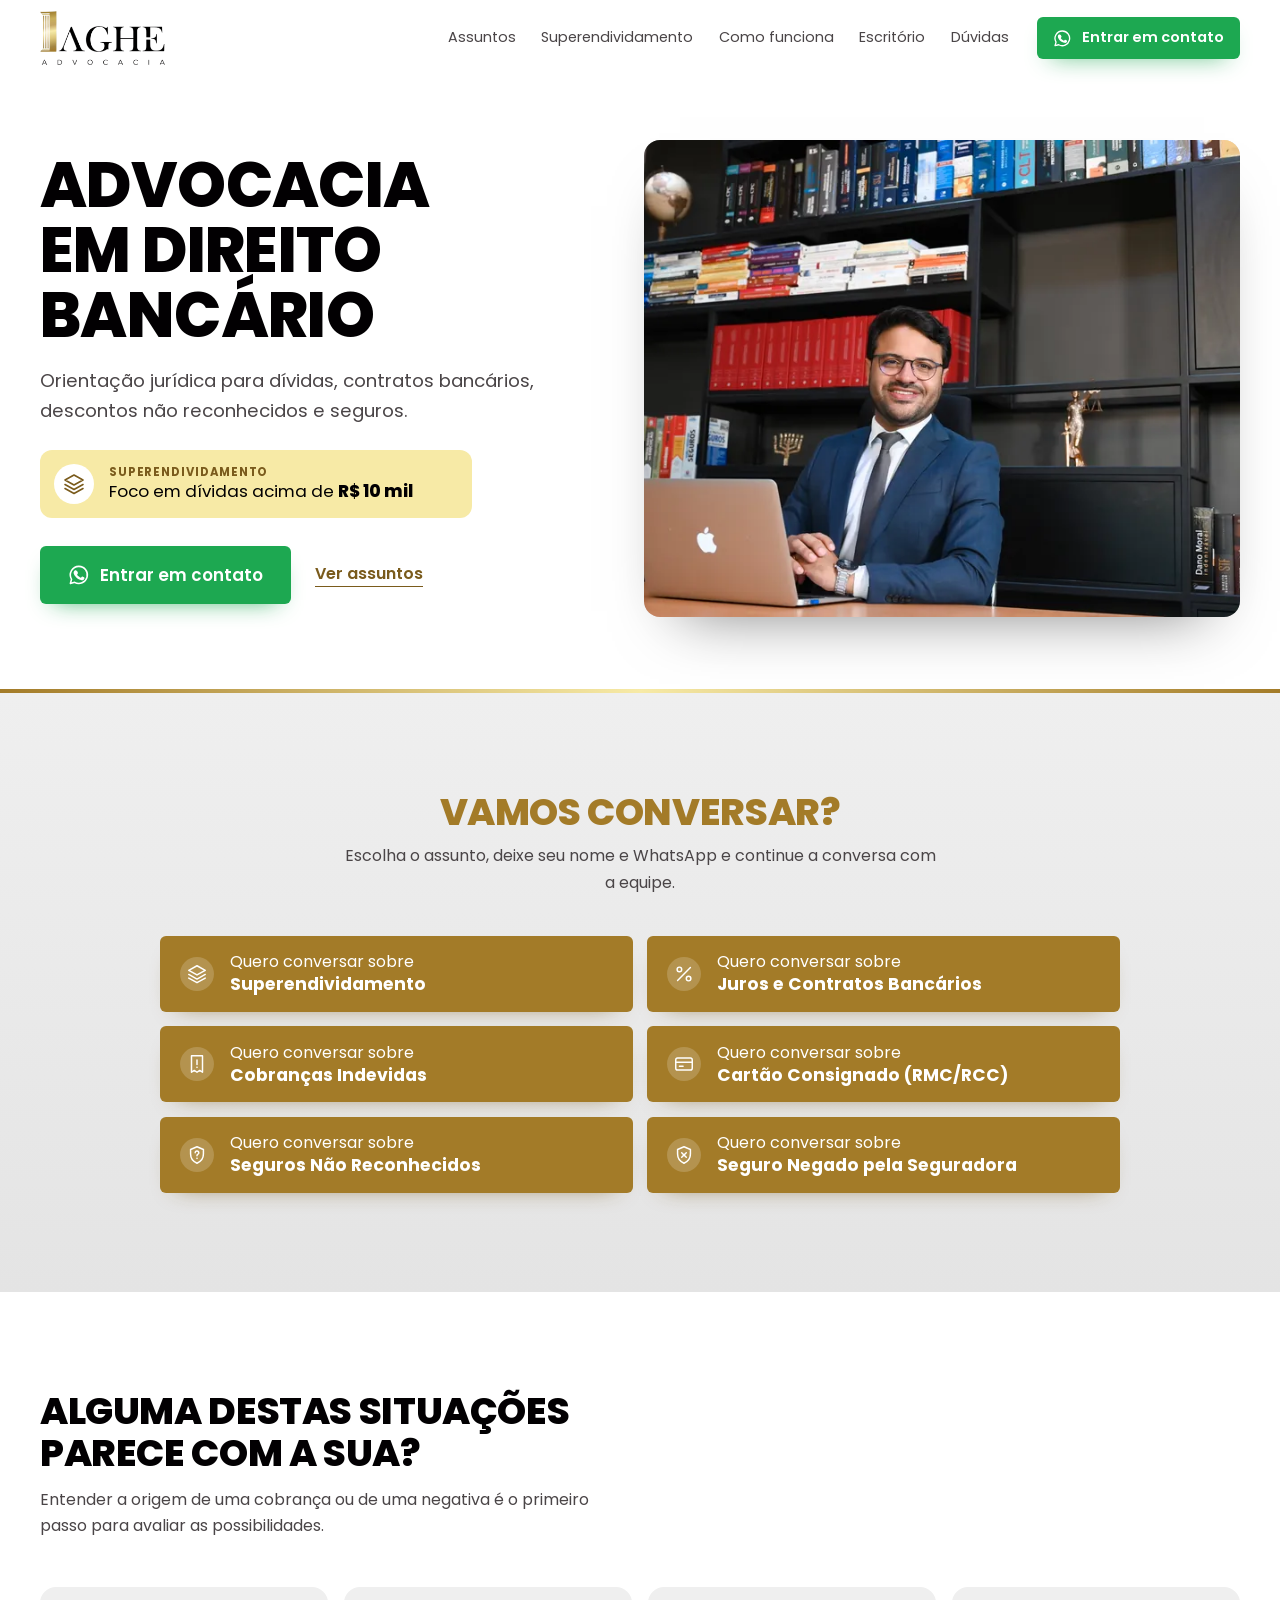
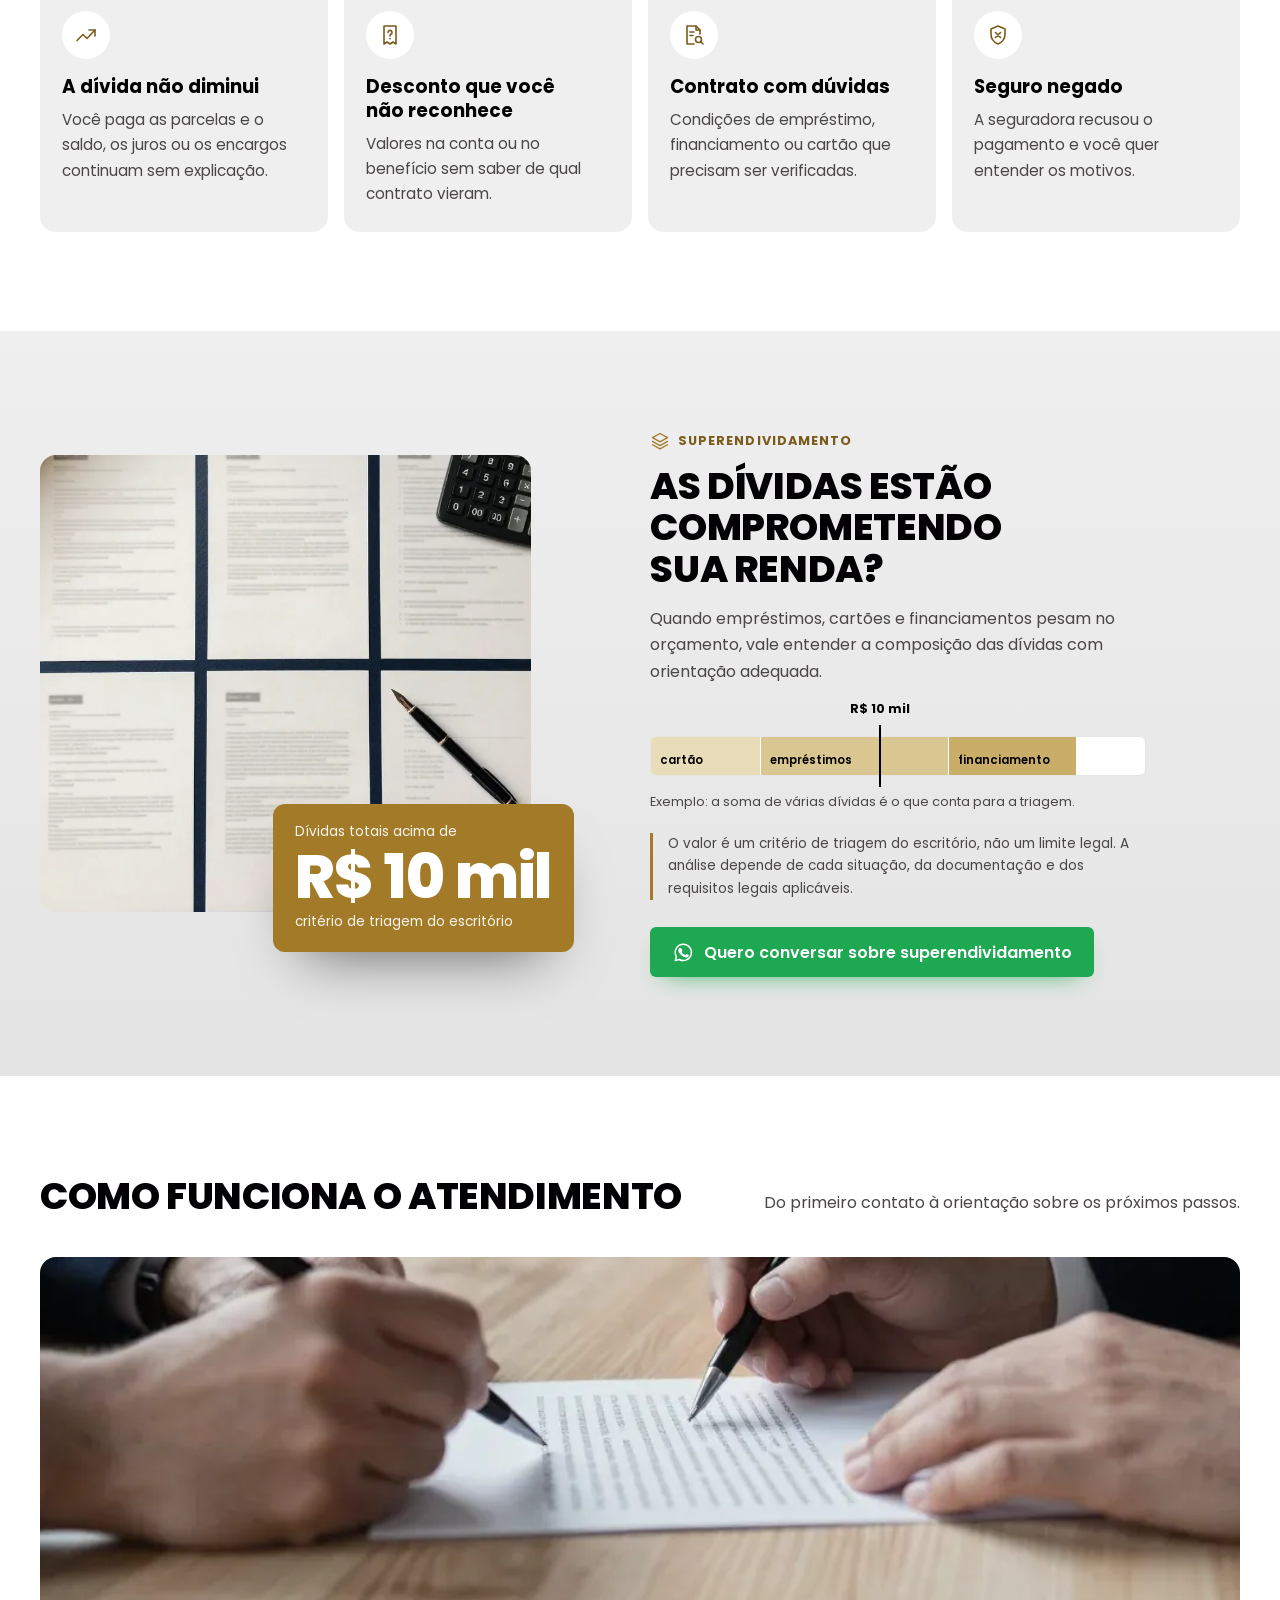
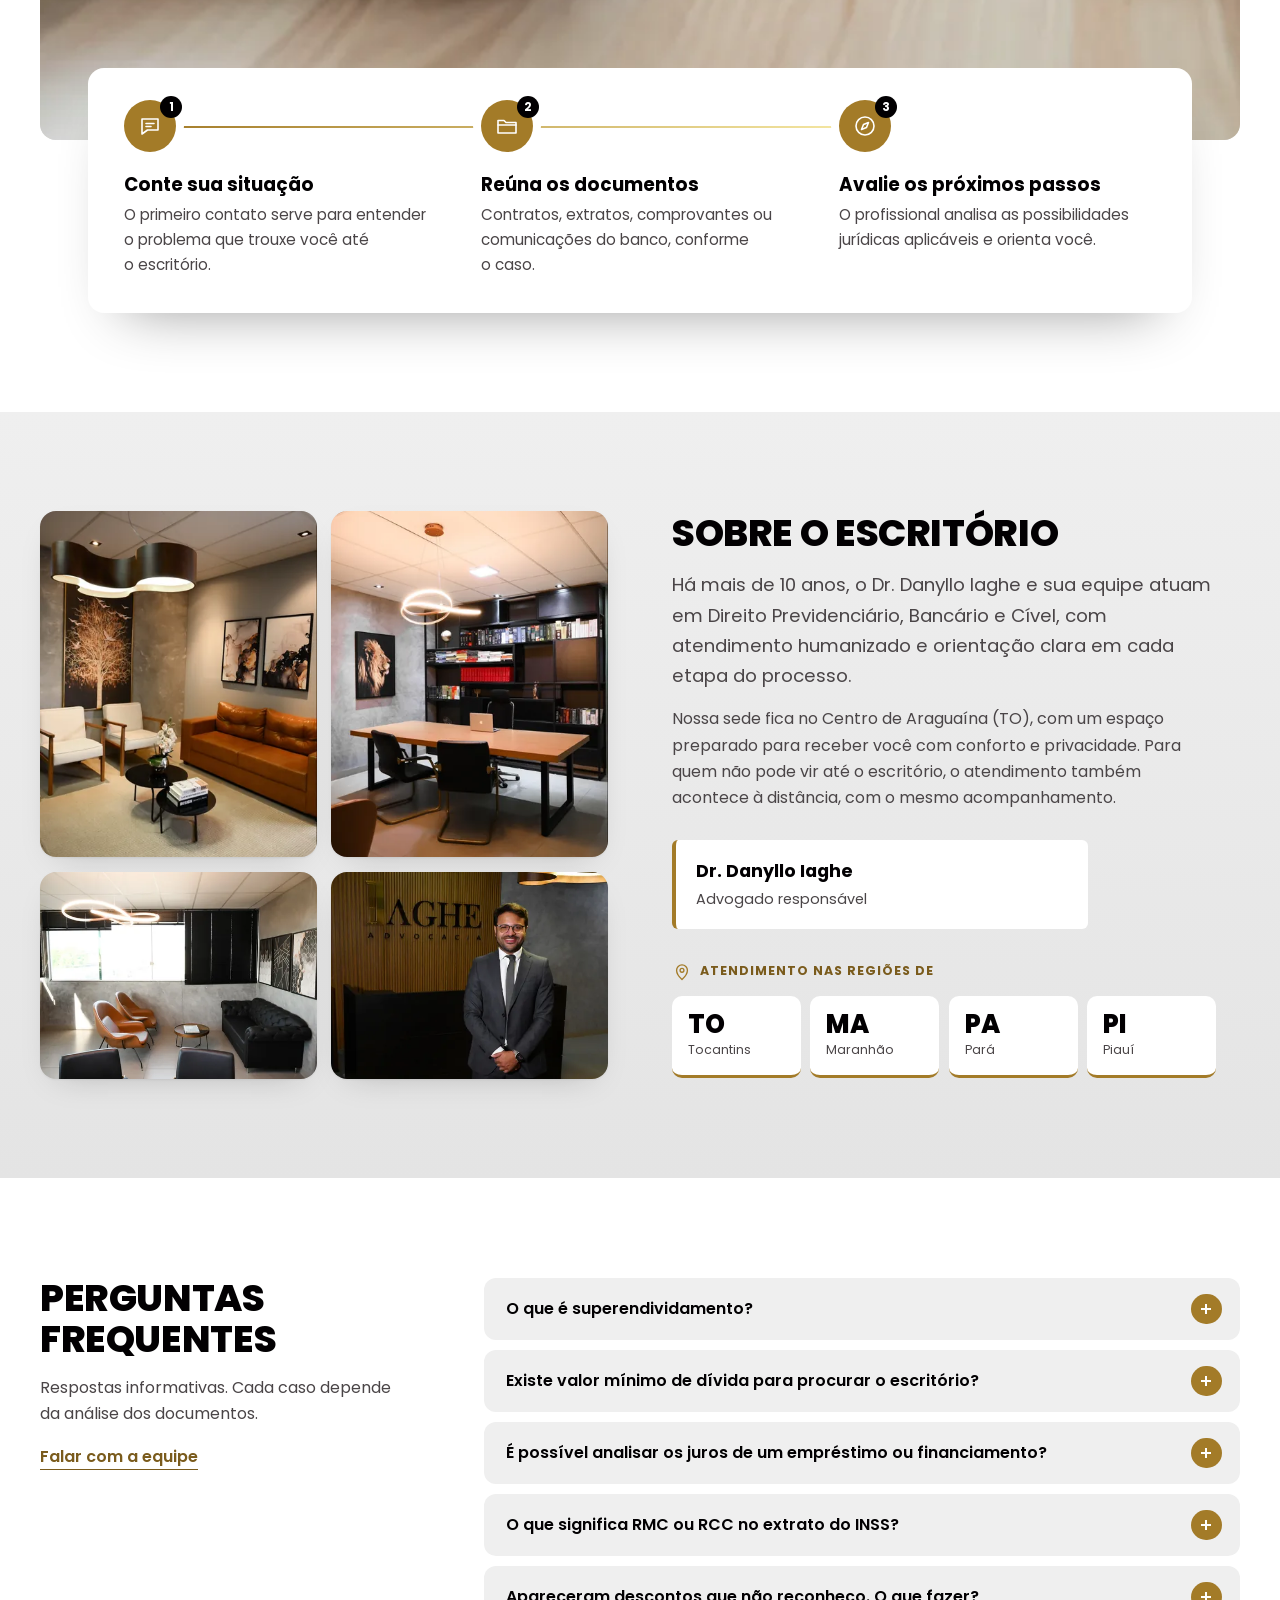
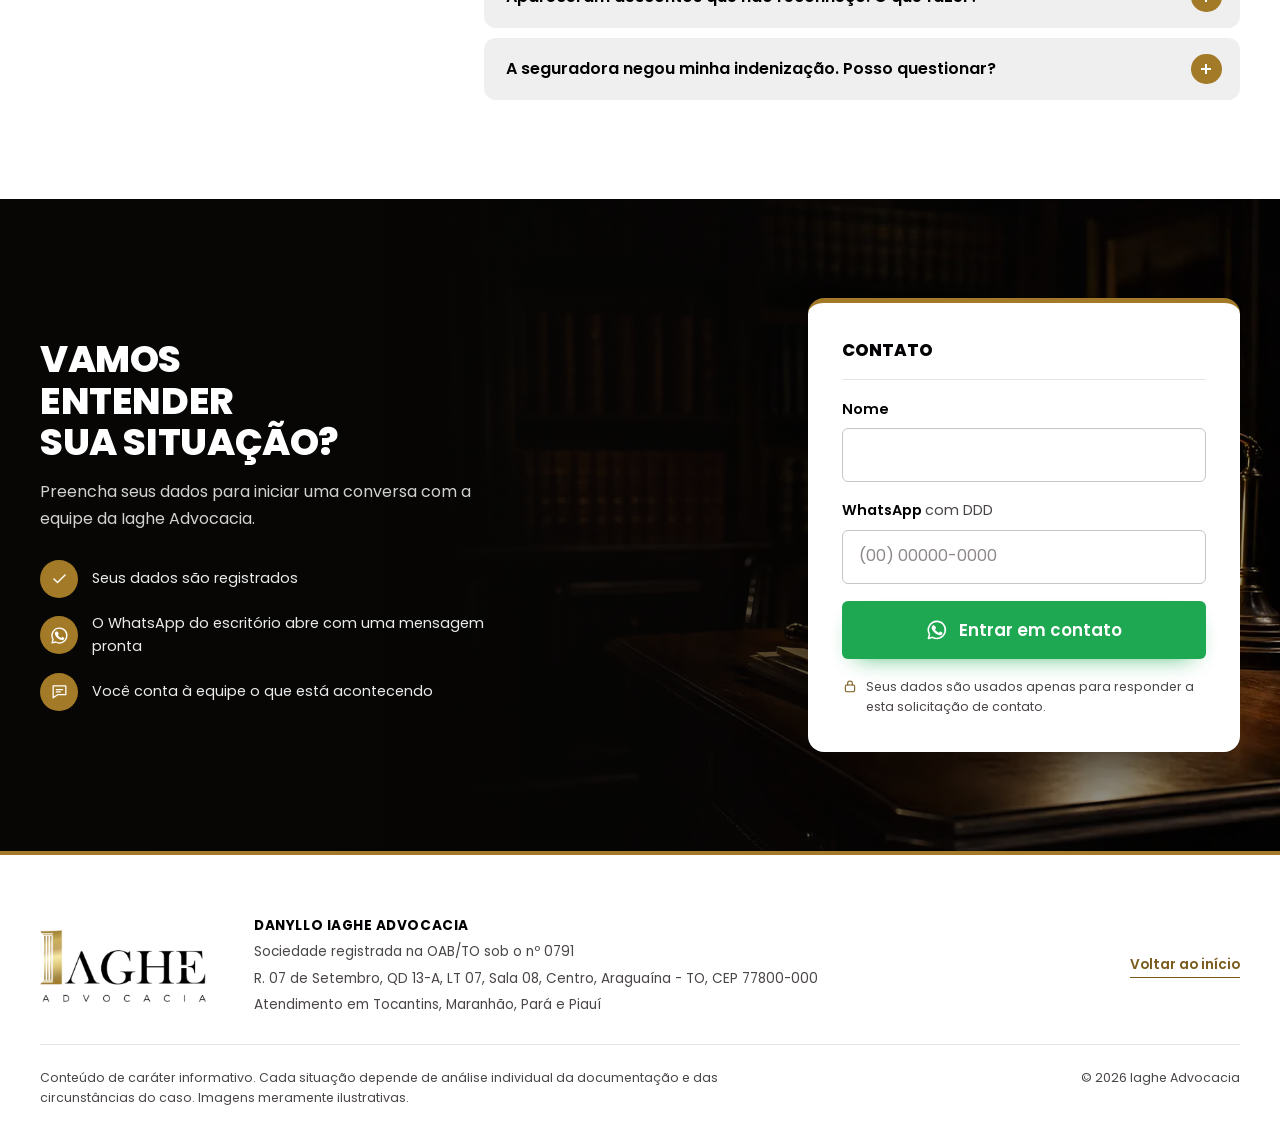
<file: index.html>
<!doctype html>
<html lang="pt-BR">
<head>
  <!-- Google tag (gtag.js) -->
<script async src="https://www.googletagmanager.com/gtag/js?id=AW-18544619414"></script>
<script>
  window.dataLayer = window.dataLayer || [];
  function gtag(){dataLayer.push(arguments);}
  gtag('js', new Date());

  gtag('config', 'AW-18544619414');
</script>
  <meta charset="utf-8">
  <meta name="viewport" content="width=device-width, initial-scale=1, viewport-fit=cover">
  <title>Direito Bancário | Iaghe Advocacia</title>
  <meta name="description" content="Orientação jurídica em questões bancárias, superendividamento, contratos, descontos não reconhecidos e seguros. Conheça as áreas de atuação da Iaghe Advocacia.">
  <meta name="theme-color" content="#FFFFFF">
  <meta name="format-detection" content="telephone=no">

  <meta property="og:type" content="website">
  <meta property="og:locale" content="pt_BR">
  <meta property="og:site_name" content="Iaghe Advocacia">
  <meta property="og:title" content="Direito Bancário | Iaghe Advocacia">
  <meta property="og:description" content="Orientação jurídica em questões bancárias, superendividamento, contratos, descontos não reconhecidos e seguros.">
  <meta property="og:image" content="/assets/og.jpg">
  <meta property="og:image:width" content="1200">
  <meta property="og:image:height" content="630">
  <meta property="og:image:alt" content="Iaghe Advocacia, Direito Bancário">
  <meta name="twitter:card" content="summary_large_image">
  <!-- Canonical: incluir quando o domínio definitivo for confirmado -->

  <link rel="icon" type="image/png" sizes="32x32" href="/assets/brand/icon-32.png">
  <link rel="apple-touch-icon" href="/assets/brand/icon-180.png">
  <link rel="preload" href="/assets/fonts/poppins-800.woff2" as="font" type="font/woff2" crossorigin>
  <link rel="preload" href="/assets/fonts/poppins-400.woff2" as="font" type="font/woff2" crossorigin>
  <link rel="preload" as="image" href="/assets/img/dr-danyllo-1400.webp" imagesrcset="/assets/img/dr-danyllo-800.webp 800w, /assets/img/dr-danyllo-1400.webp 1400w" imagesizes="(min-width: 900px) 52vw, 92vw" fetchpriority="high">
  <link rel="stylesheet" href="/assets/css/styles.css">
  <script>document.documentElement.classList.add("js");</script>
</head>
<body>
  <svg width="0" height="0" class="sprite" aria-hidden="true" focusable="false">
    <symbol id="i-wa" viewBox="0 0 24 24">
      <path d="M12 2.6a9.4 9.4 0 0 0-8.1 14.2L2.6 21.4l4.7-1.2A9.4 9.4 0 1 0 12 2.6Z" fill="none" stroke="currentColor" stroke-width="1.7" stroke-linejoin="round"/>
      <path d="M9.2 7.4c-.2-.5-.4-.5-.7-.5h-.5c-.2 0-.5.1-.8.4-.3.3-1 1-1 2.4s1 2.8 1.2 3c.1.2 2 3.2 5 4.4 2.5 1 3 .8 3.5.7.6-.1 1.7-.7 2-1.4.2-.7.2-1.3.2-1.4-.1-.1-.3-.2-.5-.3l-1.8-.9c-.3-.1-.4-.1-.6.1-.2.3-.7.9-.8 1-.2.2-.3.2-.6.1-.3-.1-1.1-.4-2.2-1.4-.8-.7-1.4-1.6-1.5-1.9-.2-.3 0-.4.1-.5l.4-.5c.1-.2.2-.3.3-.5.1-.2 0-.3 0-.5l-.9-2Z" fill="currentColor"/>
    </symbol>
    <symbol id="i-trend" viewBox="0 0 24 24"><g fill="none" stroke="currentColor" stroke-width="1.6" stroke-linecap="round" stroke-linejoin="round"><path d="M3 17.5 9 11.5l4 4 8-8.5"/><path d="M15 7h6v6"/></g></symbol>
    <symbol id="i-receipt-q" viewBox="0 0 24 24"><g fill="none" stroke="currentColor" stroke-width="1.6" stroke-linecap="round" stroke-linejoin="round"><path d="M6 3h12v18l-3-2-3 2-3-2-3 2z"/><path d="M10 9.4a2 2 0 1 1 2.8 1.8c-.5.3-.8.7-.8 1.3v.4"/></g><circle cx="12" cy="15.6" r=".9" fill="currentColor"/></symbol>
    <symbol id="i-doc-search" viewBox="0 0 24 24"><g fill="none" stroke="currentColor" stroke-width="1.6" stroke-linecap="round" stroke-linejoin="round"><path d="M12 21H5V3h9l4 4v4"/><path d="M14 3v4h4"/><path d="M8 9h4M8 12.5h3"/><circle cx="16.5" cy="16.5" r="3"/><path d="m18.7 18.7 2.3 2.3"/></g></symbol>
    <symbol id="i-shield-x" viewBox="0 0 24 24"><g fill="none" stroke="currentColor" stroke-width="1.6" stroke-linecap="round" stroke-linejoin="round"><path d="M12 3 19 6v5c0 4.5-3 8.3-7 10-4-1.7-7-5.5-7-10V6z"/><path d="m9.5 9.5 5 5m0-5-5 5"/></g></symbol>
    <symbol id="i-shield-q" viewBox="0 0 24 24"><g fill="none" stroke="currentColor" stroke-width="1.6" stroke-linecap="round" stroke-linejoin="round"><path d="M12 3 19 6v5c0 4.5-3 8.3-7 10-4-1.7-7-5.5-7-10V6z"/><path d="M10 9.6a2 2 0 1 1 2.8 1.8c-.5.3-.8.7-.8 1.2v.3"/></g><circle cx="12" cy="15.6" r=".9" fill="currentColor"/></symbol>
    <symbol id="i-layers" viewBox="0 0 24 24"><g fill="none" stroke="currentColor" stroke-width="1.6" stroke-linecap="round" stroke-linejoin="round"><path d="M12 3 21 8l-9 5-9-5z"/><path d="m3 12.5 9 5 9-5"/><path d="m3 16.5 9 5 9-5"/></g></symbol>
    <symbol id="i-percent" viewBox="0 0 24 24"><g fill="none" stroke="currentColor" stroke-width="1.6" stroke-linecap="round"><path d="M19 5 5 19"/><circle cx="7" cy="7" r="2.5"/><circle cx="17" cy="17" r="2.5"/></g></symbol>
    <symbol id="i-receipt-alert" viewBox="0 0 24 24"><g fill="none" stroke="currentColor" stroke-width="1.6" stroke-linecap="round" stroke-linejoin="round"><path d="M6 3h12v18l-3-2-3 2-3-2-3 2z"/><path d="M12 7.5v5"/></g><circle cx="12" cy="15.6" r=".9" fill="currentColor"/></symbol>
    <symbol id="i-card" viewBox="0 0 24 24"><g fill="none" stroke="currentColor" stroke-width="1.6" stroke-linecap="round" stroke-linejoin="round"><rect x="3" y="5.5" width="18" height="13" rx="2"/><path d="M3 10h18M7 14.5h4"/></g></symbol>
    <symbol id="i-chat" viewBox="0 0 24 24"><g fill="none" stroke="currentColor" stroke-width="1.6" stroke-linecap="round" stroke-linejoin="round"><path d="M4 5h16v11H9.5L4 20z"/><path d="M8 9.5h8M8 12.5h5"/></g></symbol>
    <symbol id="i-folder" viewBox="0 0 24 24"><g fill="none" stroke="currentColor" stroke-width="1.6" stroke-linecap="round" stroke-linejoin="round"><path d="M3 6.5h6l2 2h10V19H3z"/><path d="M3 11h18"/></g></symbol>
    <symbol id="i-compass" viewBox="0 0 24 24"><g fill="none" stroke="currentColor" stroke-width="1.6" stroke-linejoin="round"><circle cx="12" cy="12" r="9"/><path d="m15.5 8.5-2 5-5 2 2-5z"/></g></symbol>
    <symbol id="i-pin" viewBox="0 0 24 24"><g fill="none" stroke="currentColor" stroke-width="1.6" stroke-linejoin="round"><path d="M12 21s-6.5-5.6-6.5-11a6.5 6.5 0 0 1 13 0c0 5.4-6.5 11-6.5 11z"/><circle cx="12" cy="10" r="2.3"/></g></symbol>
    <symbol id="i-lock" viewBox="0 0 24 24"><g fill="none" stroke="currentColor" stroke-width="1.6" stroke-linecap="round" stroke-linejoin="round"><rect x="5" y="10.5" width="14" height="10" rx="2"/><path d="M8.5 10.5V8a3.5 3.5 0 0 1 7 0v2.5"/></g></symbol>
    <symbol id="i-check" viewBox="0 0 24 24"><path d="m5 12.5 4.5 4.5L19 7.5" fill="none" stroke="currentColor" stroke-width="1.8" stroke-linecap="round" stroke-linejoin="round"/></symbol>
    <symbol id="i-arrow" viewBox="0 0 24 24"><path d="M5 12h14m-5-5 5 5-5 5" fill="none" stroke="currentColor" stroke-width="1.7" stroke-linecap="round" stroke-linejoin="round"/></symbol>
  </svg>

  <a class="skip-link" href="#conteudo">Pular para o conteúdo</a>

  <header class="site-header">
    <div class="wrap header-inner">
      <a class="brand" href="#topo" data-brand aria-label="Iaghe Advocacia, início da página">
        <img class="brand-logo" src="/assets/brand/logo-iaghe.png" width="478" height="207" alt="Iaghe Advocacia">
      </a>
      <nav class="header-nav" aria-label="Seções da página">
        <a href="#assuntos">Assuntos</a>
        <a href="#superendividamento">Superendividamento</a>
        <a href="#como-funciona">Como funciona</a>
        <a href="#escritorio">Escritório</a>
        <a href="#duvidas">Dúvidas</a>
      </nav>
      <a class="btn btn-wa btn-sm" href="#contato">
        <svg class="ico" aria-hidden="true"><use href="#i-wa"/></svg>
        <span class="hide-xs">Entrar em contato</span><span class="show-xs">Contato</span>
      </a>
    </div>
  </header>

  <main id="conteudo">
    <!-- ===================== HERO ===================== -->
    <section class="hero" id="topo" aria-labelledby="hero-title">
      <span class="header-sentinel" data-header-sentinel></span>
      <div class="wrap hero-grid">
        <div class="hero-copy">
          <h1 id="hero-title">Advocacia em Direito Bancário</h1>
          <p class="hero-sub">Orientação jurídica para dívidas, contratos bancários, descontos não reconhecidos e seguros.</p>
          <div class="hero-criterion">
            <svg class="crit-ico" aria-hidden="true"><use href="#i-layers"/></svg>
            <p><span class="crit-label">Superendividamento</span>Foco em dívidas acima de <strong>R$&nbsp;10&nbsp;mil</strong></p>
          </div>
          <div class="hero-actions" data-hero-cta>
            <a class="btn btn-wa btn-lg" href="#contato">
              <svg class="ico" aria-hidden="true"><use href="#i-wa"/></svg>
              Entrar em contato
            </a>
            <a class="text-link" href="#assuntos">Ver assuntos</a>
          </div>
        </div>
        <figure class="media hero-photo">
          <img src="/assets/img/dr-danyllo-1400.webp" srcset="/assets/img/dr-danyllo-800.webp 800w, /assets/img/dr-danyllo-1400.webp 1400w"
               sizes="(min-width: 900px) 52vw, 92vw" width="1400" height="933" fetchpriority="high" decoding="async" data-img
               alt="Dr. Danyllo Iaghe em seu escritório">
        </figure>
      </div>
    </section>

    <!-- ===================== ASSUNTOS ===================== -->
    <section class="section topics" id="assuntos" aria-labelledby="topics-title">
      <div class="wrap">
        <div class="topics-head" data-reveal>
          <h2 id="topics-title">Vamos conversar?</h2>
          <p>Escolha o assunto, deixe seu nome e WhatsApp e continue a conversa com a equipe.</p>
        </div>
        <ul class="topic-list" data-stagger>
          <li><a class="topic-btn" href="#contato" data-topic="Superendividamento" aria-pressed="false"><svg aria-hidden="true"><use href="#i-layers"/></svg><span>Quero conversar sobre <strong>Superendividamento</strong></span></a></li>
          <li><a class="topic-btn" href="#contato" data-topic="Juros e Contratos Bancários" aria-pressed="false"><svg aria-hidden="true"><use href="#i-percent"/></svg><span>Quero conversar sobre <strong>Juros e Contratos Bancários</strong></span></a></li>
          <li><a class="topic-btn" href="#contato" data-topic="Cobranças Indevidas" aria-pressed="false"><svg aria-hidden="true"><use href="#i-receipt-alert"/></svg><span>Quero conversar sobre <strong>Cobranças Indevidas</strong></span></a></li>
          <li><a class="topic-btn" href="#contato" data-topic="Cartão Consignado (RMC/RCC)" aria-pressed="false"><svg aria-hidden="true"><use href="#i-card"/></svg><span>Quero conversar sobre <strong>Cartão Consignado (RMC/RCC)</strong></span></a></li>
          <li><a class="topic-btn" href="#contato" data-topic="Seguros Não Reconhecidos" aria-pressed="false"><svg aria-hidden="true"><use href="#i-shield-q"/></svg><span>Quero conversar sobre <strong>Seguros Não Reconhecidos</strong></span></a></li>
          <li><a class="topic-btn" href="#contato" data-topic="Seguro Negado pela Seguradora" aria-pressed="false"><svg aria-hidden="true"><use href="#i-shield-x"/></svg><span>Quero conversar sobre <strong>Seguro Negado pela Seguradora</strong></span></a></li>
        </ul>
      </div>
    </section>

    <!-- ===================== SITUAÇÕES ===================== -->
    <section class="section situations" id="situacoes" aria-labelledby="sit-title">
      <div class="wrap">
        <div class="sec-head" data-reveal>
          <h2 id="sit-title">Alguma destas situações parece com a sua?</h2>
          <p>Entender a origem de uma cobrança ou de uma negativa é o primeiro passo para avaliar as possibilidades.</p>
        </div>
        <ul class="sit-grid" data-stagger>
          <li class="sit">
            <span class="ico-badge"><svg aria-hidden="true"><use href="#i-trend"/></svg></span>
            <h3>A dívida não diminui</h3>
            <p>Você paga as parcelas e o saldo, os juros ou os encargos continuam sem explicação.</p>
          </li>
          <li class="sit">
            <span class="ico-badge"><svg aria-hidden="true"><use href="#i-receipt-q"/></svg></span>
            <h3>Desconto que você não reconhece</h3>
            <p>Valores na conta ou no benefício sem saber de qual contrato vieram.</p>
          </li>
          <li class="sit">
            <span class="ico-badge"><svg aria-hidden="true"><use href="#i-doc-search"/></svg></span>
            <h3>Contrato com dúvidas</h3>
            <p>Condições de empréstimo, financiamento ou cartão que precisam ser verificadas.</p>
          </li>
          <li class="sit">
            <span class="ico-badge"><svg aria-hidden="true"><use href="#i-shield-x"/></svg></span>
            <h3>Seguro negado</h3>
            <p>A seguradora recusou o pagamento e você quer entender os motivos.</p>
          </li>
        </ul>
      </div>
    </section>

    <!-- ===================== SUPERENDIVIDAMENTO ===================== -->
    <section class="section debt" id="superendividamento" aria-labelledby="debt-title">
      <div class="wrap debt-grid">
        <div class="debt-visual" data-reveal>
          <figure class="media parallax">
            <img src="/assets/img/documentos-864.webp" srcset="/assets/img/documentos-560.webp 560w, /assets/img/documentos-864.webp 864w"
                 sizes="(min-width: 900px) 44vw, 92vw" width="864" height="805" alt="" loading="lazy" decoding="async" data-img>
          </figure>
          <div class="threshold" role="note" aria-label="Critério de triagem: dívidas totais acima de R$ 10 mil">
            <span class="th-small">Dívidas totais acima de</span>
            <span class="th-big">R$&nbsp;10&nbsp;mil</span>
            <span class="th-small">critério de triagem do escritório</span>
          </div>
        </div>

        <div class="debt-body" data-reveal>
          <span class="eyebrow"><svg aria-hidden="true"><use href="#i-layers"/></svg>Superendividamento</span>
          <h2 id="debt-title">As dívidas estão comprometendo sua renda?</h2>
          <p class="debt-lead">Quando empréstimos, cartões e financiamentos pesam no orçamento, vale entender a composição das dívidas com orientação adequada.</p>

          <div class="debt-meter" aria-hidden="true" data-anim>
            <div class="meter-track">
              <span class="seg seg-a" style="--w:22%"><i>cartão</i></span>
              <span class="seg seg-b" style="--w:38%"><i>empréstimos</i></span>
              <span class="seg seg-c" style="--w:26%"><i>financiamento</i></span>
              <span class="meter-mark" style="--at:46%"><b>R$ 10 mil</b></span>
            </div>
            <p class="meter-caption">Exemplo: a soma de várias dívidas é o que conta para a triagem.</p>
          </div>

          <p class="debt-note">O valor é um critério de triagem do escritório, não um limite legal. A análise depende de cada situação, da documentação e dos requisitos legais aplicáveis.</p>
          <a class="btn btn-wa" href="#contato" data-topic="Superendividamento">
            <svg class="ico" aria-hidden="true"><use href="#i-wa"/></svg>
            Quero conversar sobre superendividamento
          </a>
        </div>
      </div>
    </section>

    <!-- ===================== COMO FUNCIONA ===================== -->
    <section class="section steps" id="como-funciona" aria-labelledby="steps-title">
      <div class="wrap">
        <div class="steps-head" data-reveal>
          <h2 id="steps-title">Como funciona o atendimento</h2>
          <p>Do primeiro contato à orientação sobre os próximos passos.</p>
        </div>
        <figure class="media media-wide parallax" data-reveal>
          <img src="/assets/img/atendimento-1152.webp" srcset="/assets/img/atendimento-720.webp 720w, /assets/img/atendimento-1152.webp 1152w"
               sizes="(min-width: 1240px) 1200px, 94vw" width="1152" height="464" alt="" loading="lazy" decoding="async" data-img>
        </figure>
        <ol class="step-list" data-stagger data-anim>
          <li>
            <span class="step-ico"><svg aria-hidden="true"><use href="#i-chat"/></svg><b>1</b></span>
            <h3><span class="sr-only">Etapa 1. </span>Conte sua situação</h3>
            <p>O primeiro contato serve para entender o problema que trouxe você até o escritório.</p>
          </li>
          <li>
            <span class="step-ico"><svg aria-hidden="true"><use href="#i-folder"/></svg><b>2</b></span>
            <h3><span class="sr-only">Etapa 2. </span>Reúna os documentos</h3>
            <p>Contratos, extratos, comprovantes ou comunicações do banco, conforme o caso.</p>
          </li>
          <li>
            <span class="step-ico"><svg aria-hidden="true"><use href="#i-compass"/></svg><b>3</b></span>
            <h3><span class="sr-only">Etapa 3. </span>Avalie os próximos passos</h3>
            <p>O profissional analisa as possibilidades jurídicas aplicáveis e orienta você.</p>
          </li>
        </ol>
      </div>
    </section>

    <!-- ===================== ESCRITÓRIO ===================== -->
    <section class="section about" id="escritorio" aria-labelledby="about-title">
      <div class="wrap about-grid">
        <div class="about-visual" data-reveal>
          <div class="about-mosaic" data-stagger>
            <figure class="media"><img src="/assets/img/escritorio-espera-600.webp" srcset="/assets/img/escritorio-espera-400.webp 400w, /assets/img/escritorio-espera-600.webp 600w"
                 sizes="(min-width: 860px) 20vw, 46vw" width="600" height="750" loading="lazy" decoding="async" data-img
                 alt="Sala de espera do escritório, com sofá de couro, poltronas e quadros"></figure>
            <figure class="media"><img src="/assets/img/escritorio-sala-600.webp" srcset="/assets/img/escritorio-sala-400.webp 400w, /assets/img/escritorio-sala-600.webp 600w"
                 sizes="(min-width: 860px) 20vw, 46vw" width="600" height="750" loading="lazy" decoding="async" data-img
                 alt="Sala de atendimento com mesa de reunião e estante de livros"></figure>
            <figure class="media"><img src="/assets/img/escritorio-ambiente-800.webp" srcset="/assets/img/escritorio-ambiente-500.webp 500w, /assets/img/escritorio-ambiente-800.webp 800w"
                 sizes="(min-width: 860px) 20vw, 46vw" width="800" height="600" loading="lazy" decoding="async" data-img
                 alt="Ambiente do escritório com poltronas e iluminação natural"></figure>
            <figure class="media"><img src="/assets/img/escritorio-recepcao-800.webp" srcset="/assets/img/escritorio-recepcao-500.webp 500w, /assets/img/escritorio-recepcao-800.webp 800w"
                 sizes="(min-width: 860px) 20vw, 46vw" width="800" height="600" loading="lazy" decoding="async" data-img
                 alt="Dr. Danyllo Iaghe na recepção do escritório, em frente ao logo da Iaghe Advocacia"></figure>
          </div>
        </div>
        <div class="about-copy" data-reveal>
          <h2 id="about-title">Sobre o escritório</h2>
          <p class="about-lead">Há mais de 10 anos, o Dr. Danyllo Iaghe e sua equipe atuam em Direito Previdenciário, Bancário e Cível, com atendimento humanizado e orientação clara em cada etapa do processo.</p>
          <p class="about-text">Nossa sede fica no Centro de Araguaína (TO), com um espaço preparado para receber você com conforto e privacidade. Para quem não pode vir até o escritório, o atendimento também acontece à distância, com o mesmo acompanhamento.</p>
          <div class="lawyer-card">
            <p class="lawyer-name">Dr. Danyllo Iaghe</p>
            <p class="lawyer-role">Advogado responsável</p>
          </div>
          <div class="regions" id="regioes">
            <p class="regions-title"><svg aria-hidden="true"><use href="#i-pin"/></svg>Atendimento nas regiões de</p>
            <ul class="state-list" aria-label="Estados atendidos">
              <li><abbr title="Tocantins">TO</abbr><span>Tocantins</span></li>
              <li><abbr title="Maranhão">MA</abbr><span>Maranhão</span></li>
              <li><abbr title="Pará">PA</abbr><span>Pará</span></li>
              <li><abbr title="Piauí">PI</abbr><span>Piauí</span></li>
            </ul>
          </div>
        </div>
      </div>
    </section>

    <!-- ===================== FAQ ===================== -->
    <section class="section faq" id="duvidas" aria-labelledby="faq-title">
      <div class="wrap faq-grid">
        <div class="faq-side" data-reveal>
          <h2 id="faq-title">Perguntas frequentes</h2>
          <p>Respostas informativas. Cada caso depende da análise dos documentos.</p>
          <a class="text-link" href="#contato">Falar com a equipe</a>
        </div>
        <div class="faq-list" data-reveal>
          <details>
            <summary>O que é superendividamento?</summary>
            <div class="faq-a"><p>É quando a pessoa não consegue pagar o conjunto das dívidas de consumo sem comprometer o mínimo necessário para viver, conforme os requisitos legais. O enquadramento depende de cada caso.</p></div>
          </details>
          <details>
            <summary>Existe valor mínimo de dívida para procurar o escritório?</summary>
            <div class="faq-a"><p>Para superendividamento, o escritório prioriza dívidas totais acima de R$&nbsp;10&nbsp;mil. É um critério de triagem do atendimento, não um limite legal que determine, por si só, a existência do direito.</p></div>
          </details>
          <details>
            <summary>É possível analisar os juros de um empréstimo ou financiamento?</summary>
            <div class="faq-a"><p>Sim. A análise considera cláusulas, taxas e encargos. A conclusão depende dos documentos e das características do contrato.</p></div>
          </details>
          <details>
            <summary>O que significa RMC ou RCC no extrato do INSS?</summary>
            <div class="faq-a"><p>São modalidades de cartão de crédito consignado. Se há descontos que você não compreende ou não reconhece, o primeiro passo é identificar a origem da operação.</p></div>
          </details>
          <details>
            <summary>Apareceram descontos que não reconheço. O que fazer?</summary>
            <div class="faq-a"><p>Reúna extratos e documentos para identificar a origem dos lançamentos. Um desconto, isoladamente, não permite concluir que houve irregularidade.</p></div>
          </details>
          <details>
            <summary>A seguradora negou minha indenização. Posso questionar?</summary>
            <div class="faq-a"><p>Depende do contrato, da cobertura e dos motivos da recusa. A documentação precisa ser examinada antes de qualquer conclusão.</p></div>
          </details>
        </div>
      </div>
    </section>

    <!-- ===================== FORMULÁRIO ===================== -->
    <section class="section contact" id="contato" aria-labelledby="contact-title">
      <div class="wrap contact-grid">
        <div class="contact-copy" data-reveal>
          <h2 id="contact-title">Vamos entender sua situação?</h2>
          <p>Preencha seus dados para iniciar uma conversa com a equipe da Iaghe Advocacia.</p>
          <ol class="contact-flow" aria-label="O que acontece depois do envio">
            <li><span><svg aria-hidden="true"><use href="#i-check"/></svg></span>Seus dados são registrados</li>
            <li><span><svg aria-hidden="true"><use href="#i-wa"/></svg></span>O WhatsApp do escritório abre com uma mensagem pronta</li>
            <li><span><svg aria-hidden="true"><use href="#i-chat"/></svg></span>Você conta à equipe o que está acontecendo</li>
          </ol>
        </div>

        <form id="lead-form" class="lead-form" novalidate data-reveal>
          <p class="form-title" aria-hidden="true">Contato</p>
          <p class="form-topic" id="form-topic" hidden>Assunto: <strong></strong> <button type="button" data-topic-clear>Remover</button></p>
          <div class="field">
            <label for="f-nome">Nome</label>
            <input id="f-nome" name="nome" type="text" autocomplete="name" autocapitalize="words" maxlength="80" required aria-describedby="f-nome-error">
            <p class="field-error" id="f-nome-error" hidden></p>
          </div>
          <div class="field">
            <label for="f-whatsapp">WhatsApp <span class="label-hint">com DDD</span></label>
            <input id="f-whatsapp" name="whatsapp" type="tel" inputmode="numeric" autocomplete="tel-national" placeholder="(00) 00000-0000" maxlength="16" required aria-describedby="f-whatsapp-error">
            <p class="field-error" id="f-whatsapp-error" hidden></p>
          </div>
          <div class="hp" aria-hidden="true">
            <label for="f-website">Não preencha este campo</label>
            <input id="f-website" name="website" type="text" tabindex="-1" autocomplete="off">
          </div>
          <button class="btn btn-wa btn-lg btn-block" type="submit">
            <svg class="ico" aria-hidden="true"><use href="#i-wa"/></svg>
            <span class="btn-label">Entrar em contato</span>
          </button>
          <p id="form-status" class="form-status" role="status" aria-live="polite"></p>
          <p class="privacy"><svg aria-hidden="true"><use href="#i-lock"/></svg>Seus dados são usados apenas para responder a esta solicitação de contato.</p>
        </form>
      </div>
    </section>
  </main>

  <footer class="site-footer">
    <div class="wrap">
      <div class="footer-top">
        <div class="footer-brand-block">
          <img class="footer-logo" src="/assets/brand/logo-iaghe.png" width="478" height="207" alt="Iaghe Advocacia" loading="lazy">
        </div>
        <div class="footer-info">
          <p class="footer-name">Danyllo Iaghe Advocacia</p>
          <p data-inst="oab" hidden></p>
          <p data-inst="endereco" hidden></p>
          <p data-inst="email" hidden></p>
          <p data-inst="cnpj" hidden></p>
          <p>Atendimento em Tocantins, Maranhão, Pará e Piauí</p>
        </div>
        <a class="text-link footer-top-link" href="#topo">Voltar ao início</a>
      </div>
      <div class="footer-bottom">
        <p>Conteúdo de caráter informativo. Cada situação depende de análise individual da documentação e das circunstâncias do caso. Imagens meramente ilustrativas.</p>
        <p>© 2026 Iaghe Advocacia</p>
      </div>
    </div>
  </footer>

  <div class="mobile-cta" data-mobile-cta aria-hidden="true">
    <a class="btn btn-wa btn-block" href="#contato" tabindex="-1">
      <svg class="ico" aria-hidden="true"><use href="#i-wa"/></svg>
      Entrar em contato
    </a>
  </div>

  <script src="/assets/js/config.js"></script>
  <script src="/assets/js/lead.js"></script>
  <script src="/assets/js/main.js"></script>
</body>
</html>
</file>
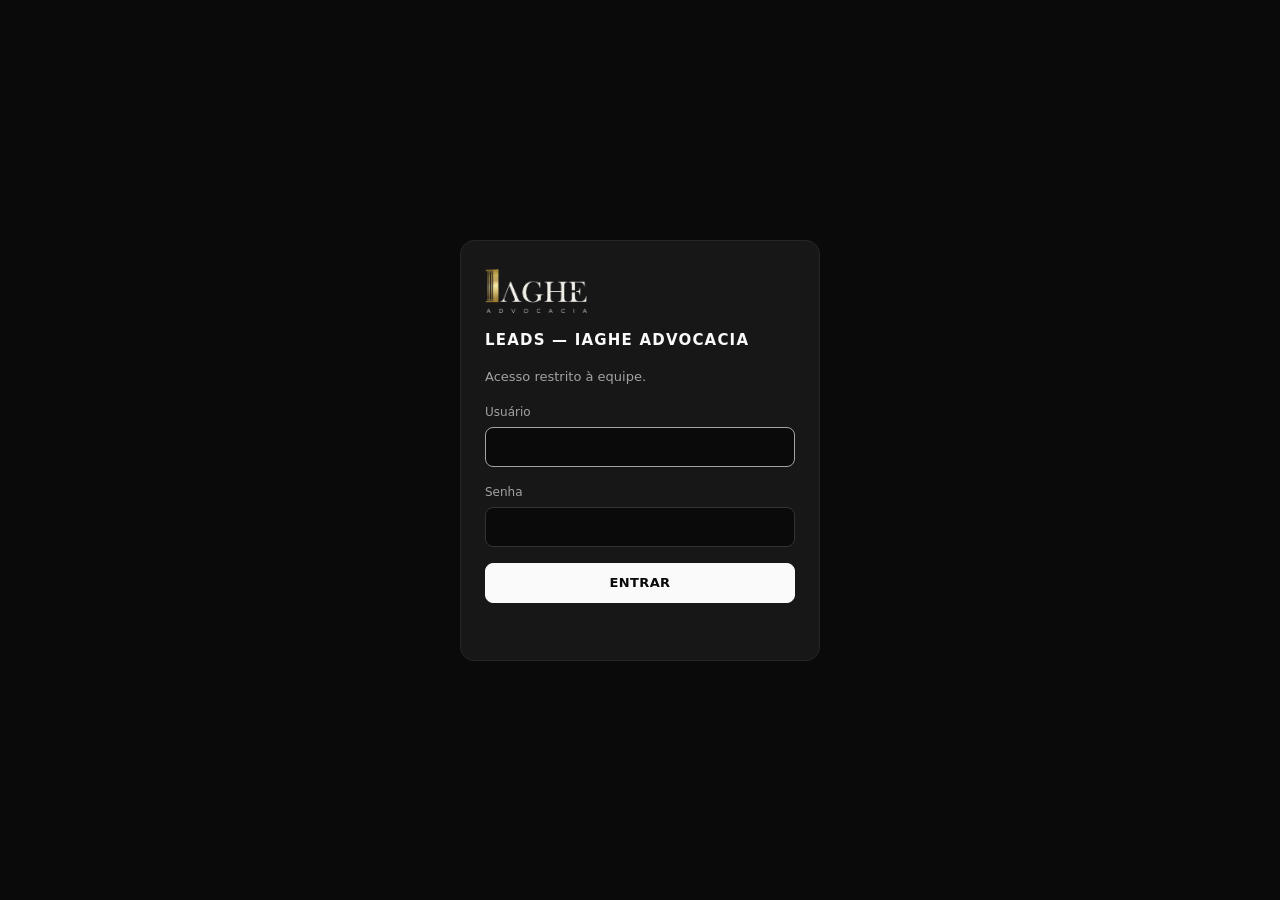
<file: dashboard.html>
<!doctype html>
<html lang="pt-BR">
<head>
  <meta charset="utf-8">
  <meta name="viewport" content="width=device-width, initial-scale=1, viewport-fit=cover">
  <title>Leads | Iaghe Advocacia</title>
  <meta name="robots" content="noindex, nofollow">
  <meta name="theme-color" content="#0A0A0A">
  <link rel="icon" type="image/png" sizes="32x32" href="/assets/brand/icon-32.png">
  <link rel="apple-touch-icon" href="/assets/brand/icon-180.png">
  <style>
    :root {
      --bg: #0A0A0A; --card: #171717; --card-2: #1F1F1F; --line: #262626; --line-2: #333;
      --fg: #FAFAFA; --muted: #A3A3A3; --dim: #737373;
      --c-visits: #A3A3A3; --c-leads: #FAFAFA; --c-conv: #D9B47E;
      --wa: #22C55E; --danger: #F87171;
      --font: ui-sans-serif, system-ui, -apple-system, "Segoe UI", Roboto, "Helvetica Neue", Arial, sans-serif;
      color-scheme: dark;
    }
    * { box-sizing: border-box; }
    html, body { margin: 0; }
    body { background: var(--bg); color: var(--fg); font: 14px/1.5 var(--font); -webkit-font-smoothing: antialiased; }
    button, input { font: inherit; color: inherit; }
    [hidden] { display: none !important; }
    :focus-visible { outline: 2px solid var(--muted); outline-offset: 2px; border-radius: 6px; }
    .wrap { max-width: 1180px; margin: 0 auto; padding: 32px max(16px, env(safe-area-inset-right, 0px)) 48px max(16px, env(safe-area-inset-left, 0px)); }

    /* Login */
    .login { min-height: 100vh; min-height: 100dvh; display: grid; place-items: center; padding: 24px 16px; }
    .login-card { width: 100%; max-width: 360px; background: var(--card); border: 1px solid var(--line); border-radius: 14px; padding: 28px 24px; display: grid; gap: 16px; }
    .login-card h1 { margin: 0; font-size: 15px; letter-spacing: .08em; font-weight: 600; }
    .login-card p { margin: 0; color: var(--muted); font-size: 13px; }
    .field { display: grid; gap: 6px; }
    .field label { font-size: 12px; color: var(--muted); }
    .field input { height: 40px; padding: 0 12px; background: var(--bg); border: 1px solid var(--line-2); border-radius: 8px; }
    .field input:focus { outline: none; border-color: var(--muted); }
    .btn { height: 40px; padding: 0 14px; border-radius: 8px; border: 1px solid var(--line-2); background: var(--card-2); cursor: pointer; font-size: 13px; font-weight: 600; letter-spacing: .03em; }
    .btn:hover { border-color: var(--muted); }
    .btn-primary { background: var(--fg); color: var(--bg); border-color: var(--fg); }
    .btn-primary:hover { opacity: .9; }
    .btn[disabled] { opacity: .6; cursor: progress; }
    .msg { font-size: 13px; color: var(--danger); min-height: 1em; }

    /* Topo */
    .top { display: flex; justify-content: space-between; align-items: flex-start; gap: 16px; margin-bottom: 24px; }
    .top h1 { margin: 0; font-size: 18px; font-weight: 600; letter-spacing: .06em; }
    .top p { margin: 4px 0 0; color: var(--muted); }

    .card { background: var(--card); border: 1px solid var(--line); border-radius: 14px; padding: 20px; min-width: 0; }
    .card + .card, .grid + .card { margin-top: 16px; }
    .card-head { display: flex; justify-content: space-between; align-items: center; gap: 12px; flex-wrap: wrap; margin-bottom: 16px; }
    .card-head h2 { margin: 0; font-size: 14px; font-weight: 600; }
    .range { display: flex; align-items: center; gap: 8px; flex-wrap: wrap; font-size: 11px; color: var(--muted); letter-spacing: .06em; }
    .range input { height: 32px; padding: 0 8px; background: var(--bg); border: 1px solid var(--line-2); border-radius: 8px; font-size: 13px; }

    /* Gráfico */
    .chart { position: relative; width: 100%; }
    .chart svg { display: block; width: 100%; height: 280px; overflow: visible; }
    .chart .axis text { fill: var(--dim); font-size: 11px; font-variant-numeric: tabular-nums; }
    .chart .grid line { stroke: var(--line); }
    .tip { position: absolute; pointer-events: none; background: var(--card-2); border: 1px solid var(--line-2); border-radius: 8px; padding: 8px 10px; font-size: 12px; white-space: nowrap; transform: translate(-50%, -100%); }
    .tip b { display: block; margin-bottom: 2px; font-weight: 600; }
    .legend { display: flex; gap: 18px; flex-wrap: wrap; margin-top: 12px; color: var(--muted); font-size: 12px; }
    .legend span { display: inline-flex; align-items: center; gap: 6px; }
    .legend i { width: 14px; height: 2px; border-radius: 2px; display: inline-block; }
    .empty { color: var(--muted); text-align: center; padding: 32px 8px; }

    /* Tabelas */
    .table-wrap { overflow-x: auto; margin: 0 -20px; padding: 0 20px; }
    table { width: 100%; border-collapse: collapse; font-variant-numeric: tabular-nums; }
    th { text-align: left; font-size: 11px; font-weight: 500; color: var(--dim); letter-spacing: .06em; text-transform: uppercase; padding: 0 12px 10px 0; border-bottom: 1px solid var(--line); white-space: nowrap; }
    td { padding: 12px 12px 12px 0; border-bottom: 1px solid var(--line); vertical-align: middle; }
    tr:last-child td { border-bottom: 0; }
    td.num, th.num { text-align: right; }
    .t-leads { min-width: 680px; }
    .t-leads td { white-space: nowrap; }
    .t-leads td:first-child { white-space: normal; min-width: 140px; max-width: 220px; overflow-wrap: anywhere; }
    .muted { color: var(--muted); }
    .wa { color: var(--fg); display: inline-flex; align-items: center; gap: 6px; height: 30px; padding: 0 10px; border-radius: 7px; border: 1px solid var(--line-2); text-decoration: none; font-size: 12px; font-weight: 600; white-space: nowrap; }
    .wa:hover { border-color: var(--wa); color: var(--wa); }
    .wa svg { width: 14px; height: 14px; color: var(--wa); }
    .stats { display: grid; grid-template-columns: repeat(3, minmax(0, 1fr)); gap: 12px; margin-bottom: 16px; }
    .stat { background: var(--bg); border: 1px solid var(--line); border-radius: 10px; padding: 12px 14px; }
    .stat span { font-size: 11px; color: var(--dim); letter-spacing: .06em; text-transform: uppercase; }
    .stat b { display: block; margin-top: 2px; font-size: 22px; font-weight: 600; font-variant-numeric: tabular-nums; }
    @media (max-width: 560px) { .stats { grid-template-columns: 1fr 1fr 1fr; gap: 8px; } .stat b { font-size: 18px; } .chart svg { height: 220px; } }
  </style>
</head>
<body>
  <!-- LOGIN -->
  <main class="login" id="view-login" hidden>
    <form class="login-card" id="login-form" novalidate>
      <img src="/assets/brand/logo-iaghe-claro.png" width="478" height="207" alt="Iaghe Advocacia" style="height:44px;width:auto">
      <h1>LEADS — IAGHE ADVOCACIA</h1>
      <p>Acesso restrito à equipe.</p>
      <div class="field">
        <label for="l-user">Usuário</label>
        <input id="l-user" name="user" autocomplete="username" required>
      </div>
      <div class="field">
        <label for="l-pass">Senha</label>
        <input id="l-pass" name="pass" type="password" autocomplete="current-password" required>
      </div>
      <button class="btn btn-primary" type="submit" id="l-btn">ENTRAR</button>
      <p class="msg" id="l-msg" role="alert"></p>
    </form>
  </main>

  <!-- PAINEL -->
  <div class="wrap" id="view-app" hidden>
    <header class="top">
      <div>
        <h1>LEADS — IAGHE ADVOCACIA</h1>
        <p id="subtitle">Carregando…</p>
      </div>
      <button class="btn" id="logout" type="button">SAIR</button>
    </header>

    <section class="card" aria-labelledby="h-evo">
      <div class="card-head">
        <h2 id="h-evo">Evolução diária</h2>
        <div class="range">
          <label for="d-from">DE</label><input type="date" id="d-from">
          <label for="d-to">ATÉ</label><input type="date" id="d-to">
        </div>
      </div>
      <div class="stats">
        <div class="stat"><span>Visitas</span><b id="s-visits">–</b></div>
        <div class="stat"><span>Cadastros</span><b id="s-leads">–</b></div>
        <div class="stat"><span>Conversão</span><b id="s-conv">–</b></div>
      </div>
      <div class="chart" id="chart"></div>
      <div class="legend" aria-hidden="true">
        <span><i style="background:var(--c-visits)"></i>Visitas</span>
        <span><i style="background:var(--c-leads)"></i>Cadastros</span>
        <span><i style="background:var(--c-conv)"></i>Taxa de conversão (%)</span>
      </div>
    </section>

    <section class="card" aria-labelledby="h-lp">
      <div class="card-head"><h2 id="h-lp">Conversão por LP</h2></div>
      <div class="table-wrap">
        <table>
          <thead><tr><th>LP</th><th class="num">Visitas</th><th class="num">Leads</th><th class="num">Conv.</th></tr></thead>
          <tbody id="t-lp"></tbody>
        </table>
      </div>
    </section>

    <section class="card" aria-labelledby="h-leads">
      <div class="card-head"><h2 id="h-leads">Leads</h2></div>
      <div class="table-wrap">
        <table class="t-leads">
          <thead><tr><th>Nome</th><th>WhatsApp</th><th>LP</th><th>Origem</th><th>Data</th><th>Ação</th></tr></thead>
          <tbody id="t-leads"></tbody>
        </table>
      </div>
    </section>
  </div>

  <script src="/assets/js/config.js"></script>
  <script src="/assets/js/dashboard.js"></script>
</body>
</html>
</file>
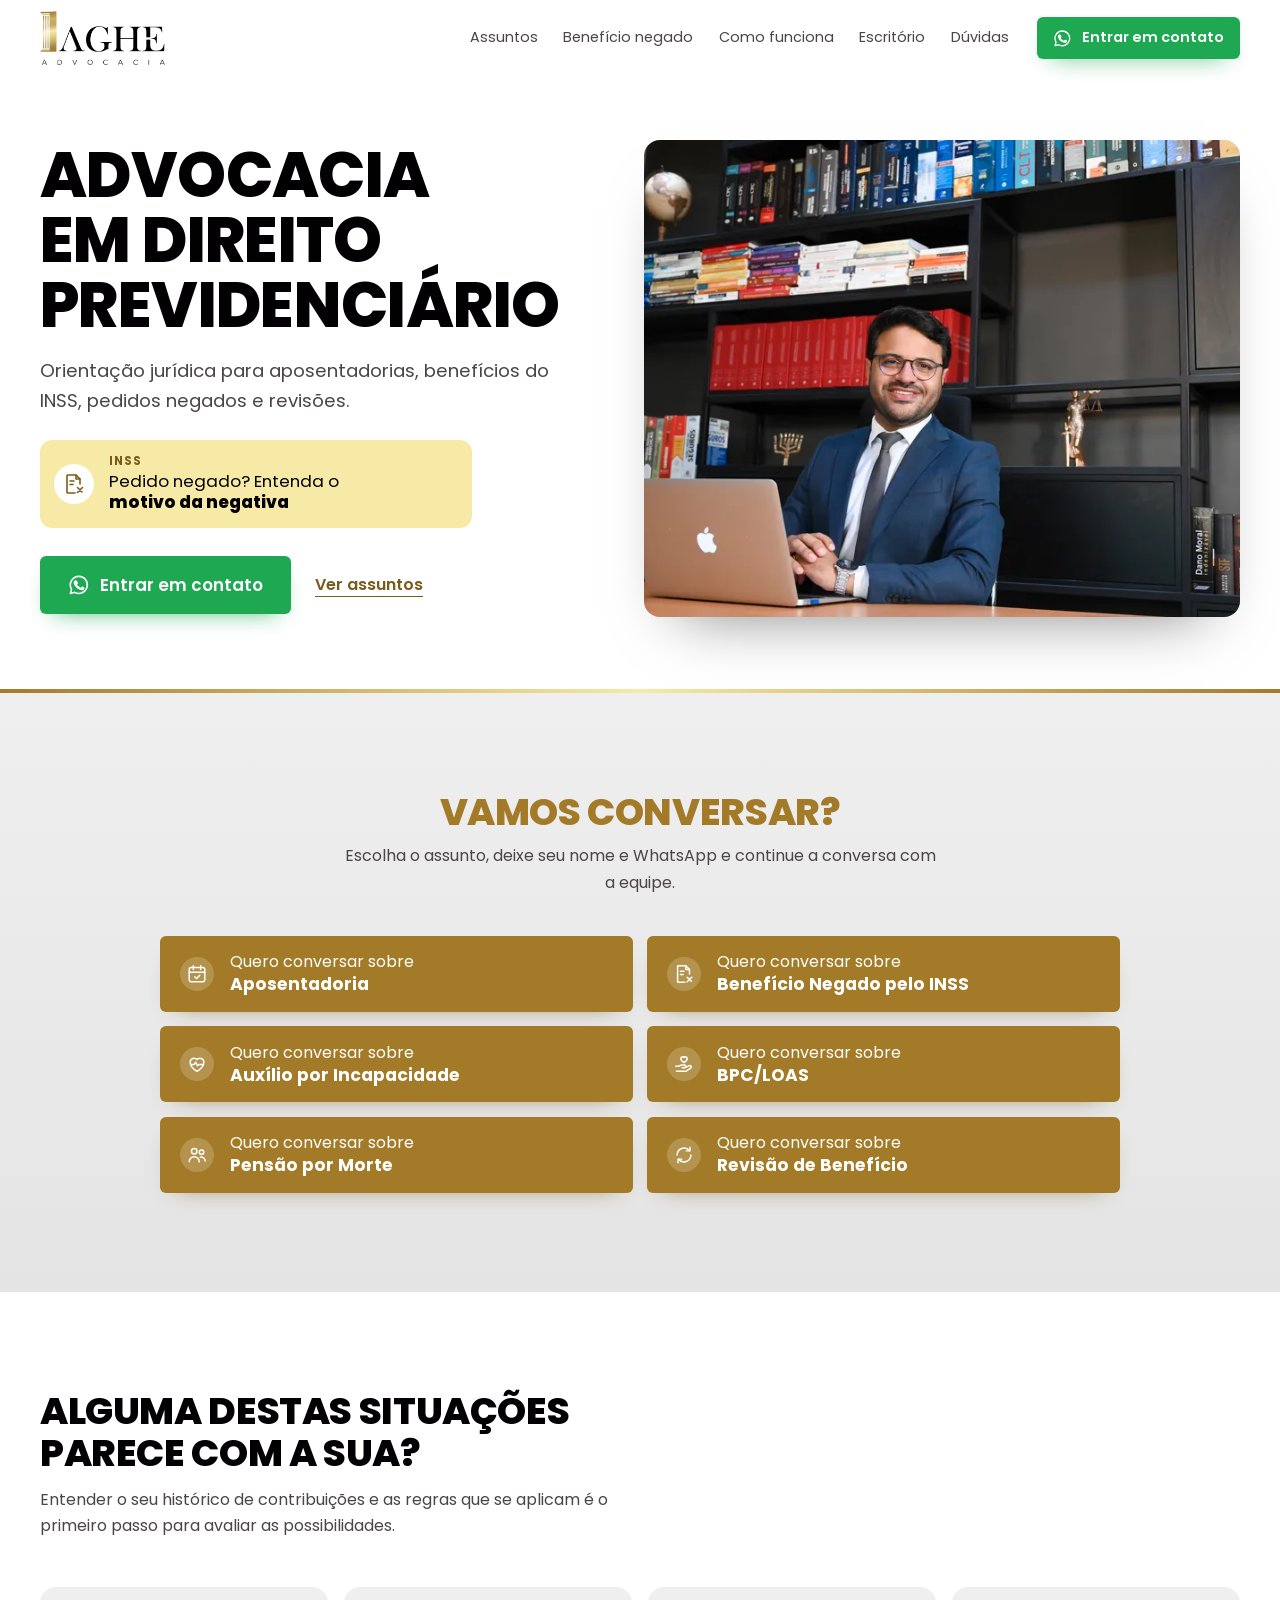
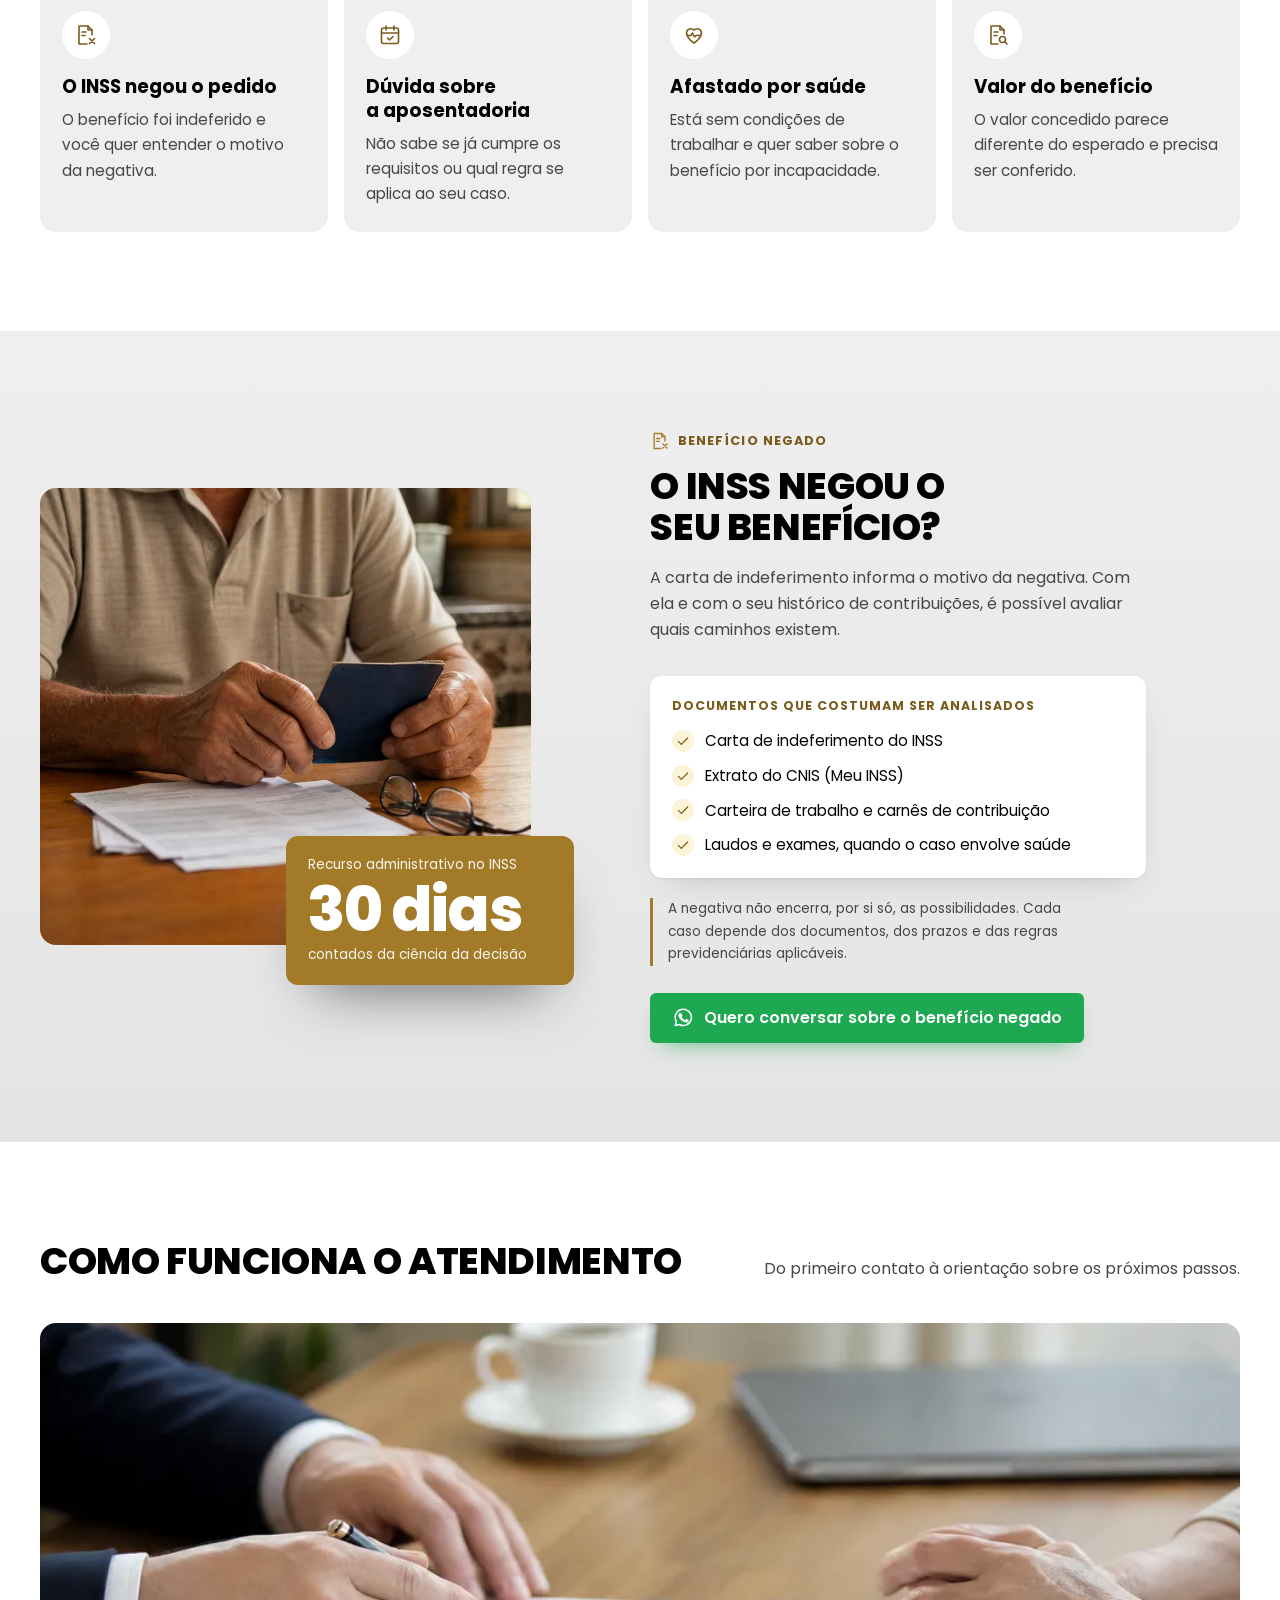
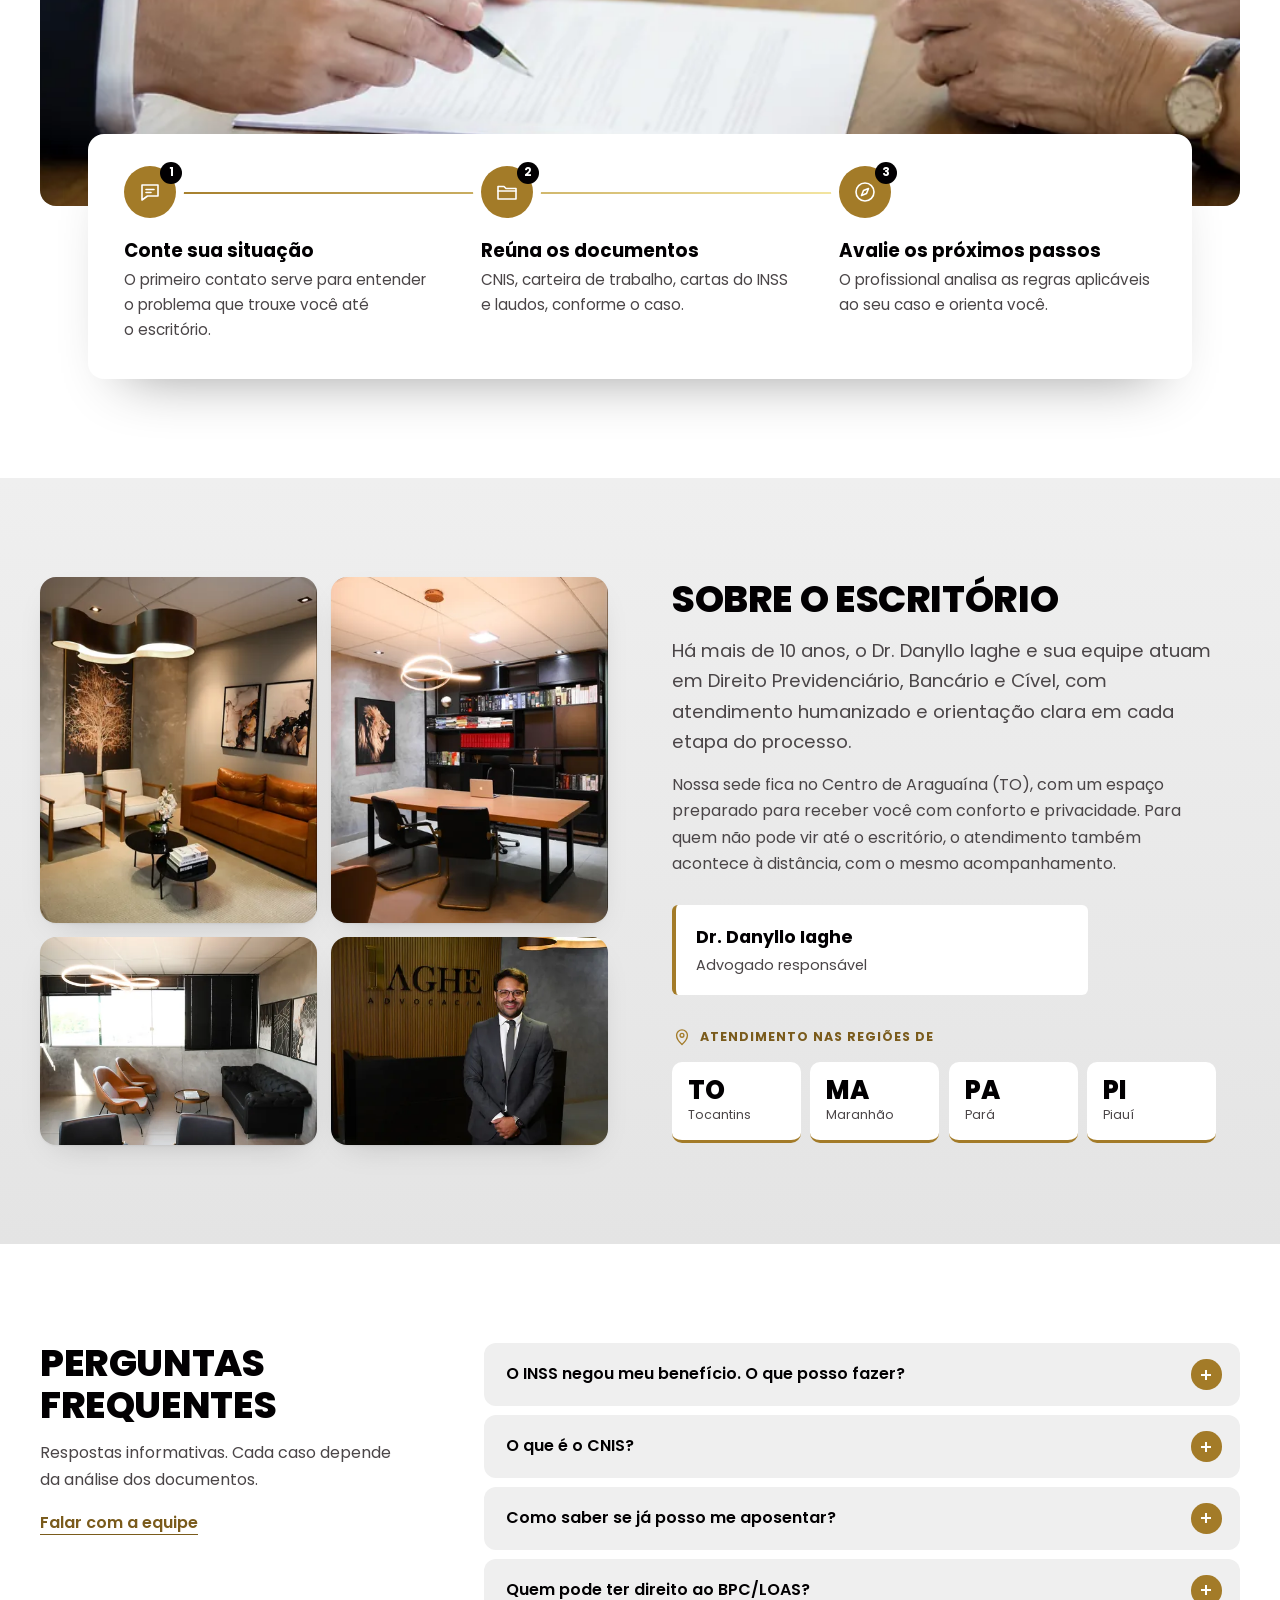
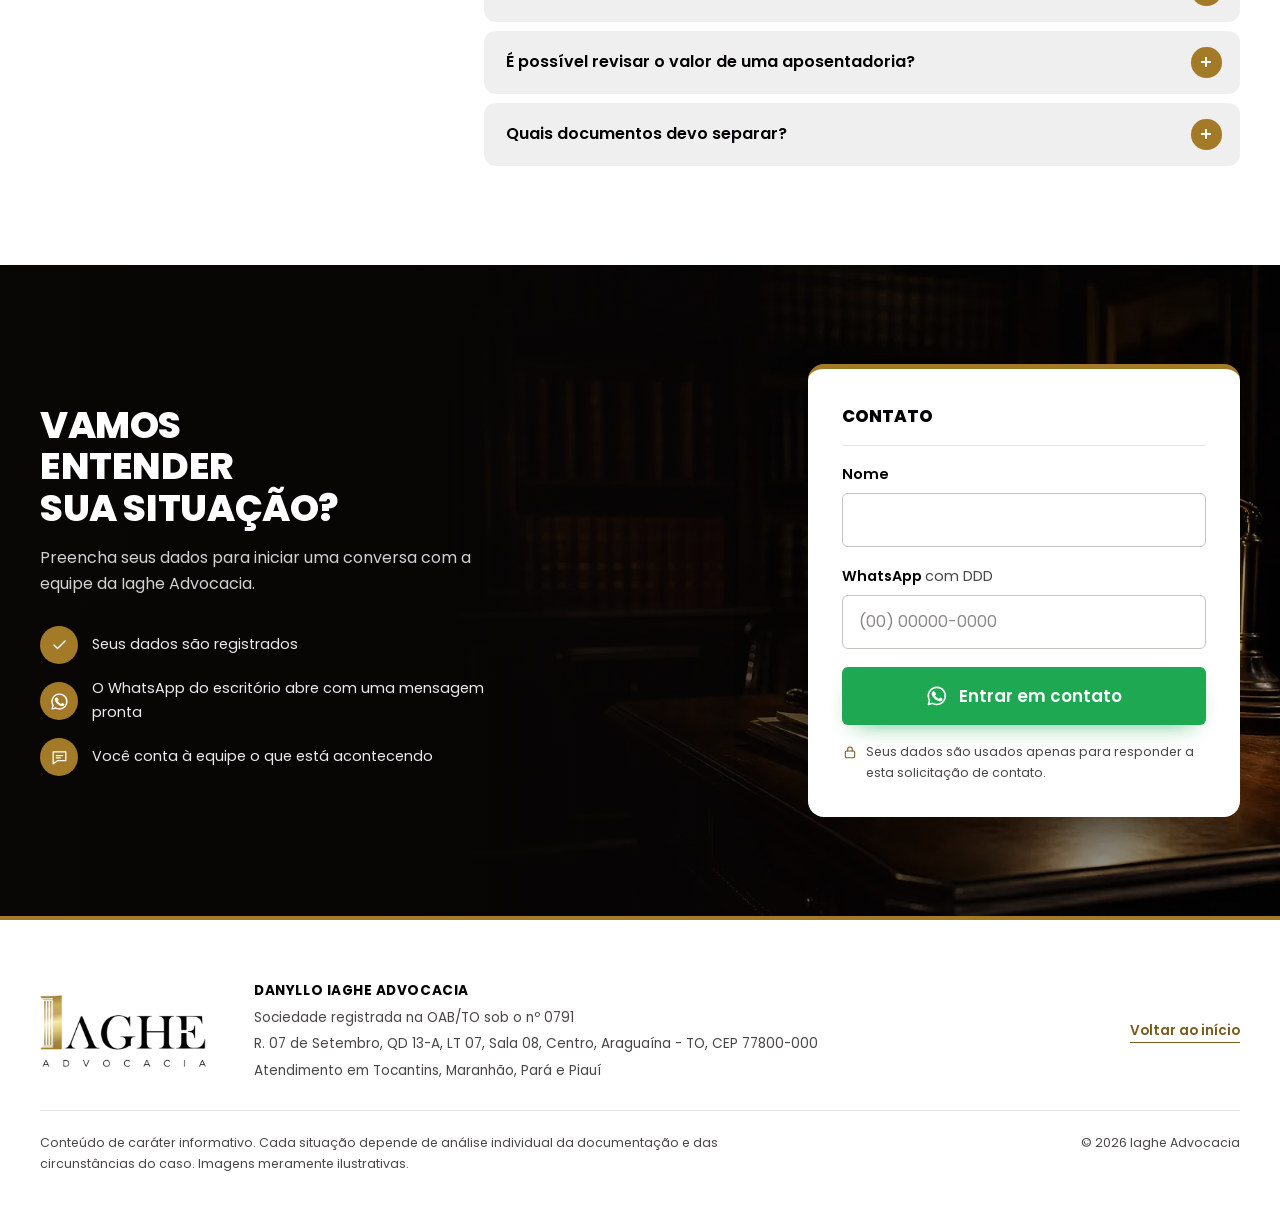
<file: previdenciario.html>
<!doctype html>
<html lang="pt-BR" data-lp="previdenciario">
<head>
  <!-- Google tag (gtag.js) -->
<script async src="https://www.googletagmanager.com/gtag/js?id=AW-18544619414"></script>
<script>
  window.dataLayer = window.dataLayer || [];
  function gtag(){dataLayer.push(arguments);}
  gtag('js', new Date());

  gtag('config', 'AW-18544619414');
</script>
  <meta charset="utf-8">
  <meta name="viewport" content="width=device-width, initial-scale=1, viewport-fit=cover">
  <title>Direito Previdenciário | Iaghe Advocacia</title>
  <meta name="description" content="Orientação jurídica em aposentadorias, benefícios do INSS, pedidos negados, BPC/LOAS, pensão por morte e revisões. Conheça a atuação da Iaghe Advocacia em Direito Previdenciário.">
  <meta name="theme-color" content="#FFFFFF">
  <meta name="format-detection" content="telephone=no">

  <meta property="og:type" content="website">
  <meta property="og:locale" content="pt_BR">
  <meta property="og:site_name" content="Iaghe Advocacia">
  <meta property="og:title" content="Direito Previdenciário | Iaghe Advocacia">
  <meta property="og:description" content="Orientação jurídica em aposentadorias, benefícios do INSS, pedidos negados e revisões.">
  <meta property="og:image" content="/assets/og-previdenciario.jpg">
  <meta property="og:image:width" content="1200">
  <meta property="og:image:height" content="630">
  <meta property="og:image:alt" content="Iaghe Advocacia, Direito Previdenciário">
  <meta name="twitter:card" content="summary_large_image">
  <!-- Canonical: incluir quando o domínio definitivo for confirmado -->

  <link rel="icon" type="image/png" sizes="32x32" href="/assets/brand/icon-32.png">
  <link rel="apple-touch-icon" href="/assets/brand/icon-180.png">
  <link rel="preload" href="/assets/fonts/poppins-800.woff2" as="font" type="font/woff2" crossorigin>
  <link rel="preload" href="/assets/fonts/poppins-400.woff2" as="font" type="font/woff2" crossorigin>
  <link rel="preload" as="image" href="/assets/img/dr-danyllo-1400.webp" imagesrcset="/assets/img/dr-danyllo-800.webp 800w, /assets/img/dr-danyllo-1400.webp 1400w" imagesizes="(min-width: 900px) 52vw, 92vw" fetchpriority="high">
  <link rel="stylesheet" href="/assets/css/styles.css">
  <script>document.documentElement.classList.add("js");</script>
</head>
<body>
  <svg width="0" height="0" class="sprite" aria-hidden="true" focusable="false">
    <symbol id="i-wa" viewBox="0 0 24 24">
      <path d="M12 2.6a9.4 9.4 0 0 0-8.1 14.2L2.6 21.4l4.7-1.2A9.4 9.4 0 1 0 12 2.6Z" fill="none" stroke="currentColor" stroke-width="1.7" stroke-linejoin="round"/>
      <path d="M9.2 7.4c-.2-.5-.4-.5-.7-.5h-.5c-.2 0-.5.1-.8.4-.3.3-1 1-1 2.4s1 2.8 1.2 3c.1.2 2 3.2 5 4.4 2.5 1 3 .8 3.5.7.6-.1 1.7-.7 2-1.4.2-.7.2-1.3.2-1.4-.1-.1-.3-.2-.5-.3l-1.8-.9c-.3-.1-.4-.1-.6.1-.2.3-.7.9-.8 1-.2.2-.3.2-.6.1-.3-.1-1.1-.4-2.2-1.4-.8-.7-1.4-1.6-1.5-1.9-.2-.3 0-.4.1-.5l.4-.5c.1-.2.2-.3.3-.5.1-.2 0-.3 0-.5l-.9-2Z" fill="currentColor"/>
    </symbol>
    <symbol id="i-trend" viewBox="0 0 24 24"><g fill="none" stroke="currentColor" stroke-width="1.6" stroke-linecap="round" stroke-linejoin="round"><path d="M3 17.5 9 11.5l4 4 8-8.5"/><path d="M15 7h6v6"/></g></symbol>
    <symbol id="i-receipt-q" viewBox="0 0 24 24"><g fill="none" stroke="currentColor" stroke-width="1.6" stroke-linecap="round" stroke-linejoin="round"><path d="M6 3h12v18l-3-2-3 2-3-2-3 2z"/><path d="M10 9.4a2 2 0 1 1 2.8 1.8c-.5.3-.8.7-.8 1.3v.4"/></g><circle cx="12" cy="15.6" r=".9" fill="currentColor"/></symbol>
    <symbol id="i-doc-search" viewBox="0 0 24 24"><g fill="none" stroke="currentColor" stroke-width="1.6" stroke-linecap="round" stroke-linejoin="round"><path d="M12 21H5V3h9l4 4v4"/><path d="M14 3v4h4"/><path d="M8 9h4M8 12.5h3"/><circle cx="16.5" cy="16.5" r="3"/><path d="m18.7 18.7 2.3 2.3"/></g></symbol>
    <symbol id="i-shield-x" viewBox="0 0 24 24"><g fill="none" stroke="currentColor" stroke-width="1.6" stroke-linecap="round" stroke-linejoin="round"><path d="M12 3 19 6v5c0 4.5-3 8.3-7 10-4-1.7-7-5.5-7-10V6z"/><path d="m9.5 9.5 5 5m0-5-5 5"/></g></symbol>
    <symbol id="i-shield-q" viewBox="0 0 24 24"><g fill="none" stroke="currentColor" stroke-width="1.6" stroke-linecap="round" stroke-linejoin="round"><path d="M12 3 19 6v5c0 4.5-3 8.3-7 10-4-1.7-7-5.5-7-10V6z"/><path d="M10 9.6a2 2 0 1 1 2.8 1.8c-.5.3-.8.7-.8 1.2v.3"/></g><circle cx="12" cy="15.6" r=".9" fill="currentColor"/></symbol>
    <symbol id="i-layers" viewBox="0 0 24 24"><g fill="none" stroke="currentColor" stroke-width="1.6" stroke-linecap="round" stroke-linejoin="round"><path d="M12 3 21 8l-9 5-9-5z"/><path d="m3 12.5 9 5 9-5"/><path d="m3 16.5 9 5 9-5"/></g></symbol>
    <symbol id="i-percent" viewBox="0 0 24 24"><g fill="none" stroke="currentColor" stroke-width="1.6" stroke-linecap="round"><path d="M19 5 5 19"/><circle cx="7" cy="7" r="2.5"/><circle cx="17" cy="17" r="2.5"/></g></symbol>
    <symbol id="i-receipt-alert" viewBox="0 0 24 24"><g fill="none" stroke="currentColor" stroke-width="1.6" stroke-linecap="round" stroke-linejoin="round"><path d="M6 3h12v18l-3-2-3 2-3-2-3 2z"/><path d="M12 7.5v5"/></g><circle cx="12" cy="15.6" r=".9" fill="currentColor"/></symbol>
    <symbol id="i-card" viewBox="0 0 24 24"><g fill="none" stroke="currentColor" stroke-width="1.6" stroke-linecap="round" stroke-linejoin="round"><rect x="3" y="5.5" width="18" height="13" rx="2"/><path d="M3 10h18M7 14.5h4"/></g></symbol>
    <symbol id="i-chat" viewBox="0 0 24 24"><g fill="none" stroke="currentColor" stroke-width="1.6" stroke-linecap="round" stroke-linejoin="round"><path d="M4 5h16v11H9.5L4 20z"/><path d="M8 9.5h8M8 12.5h5"/></g></symbol>
    <symbol id="i-folder" viewBox="0 0 24 24"><g fill="none" stroke="currentColor" stroke-width="1.6" stroke-linecap="round" stroke-linejoin="round"><path d="M3 6.5h6l2 2h10V19H3z"/><path d="M3 11h18"/></g></symbol>
    <symbol id="i-compass" viewBox="0 0 24 24"><g fill="none" stroke="currentColor" stroke-width="1.6" stroke-linejoin="round"><circle cx="12" cy="12" r="9"/><path d="m15.5 8.5-2 5-5 2 2-5z"/></g></symbol>
    <symbol id="i-pin" viewBox="0 0 24 24"><g fill="none" stroke="currentColor" stroke-width="1.6" stroke-linejoin="round"><path d="M12 21s-6.5-5.6-6.5-11a6.5 6.5 0 0 1 13 0c0 5.4-6.5 11-6.5 11z"/><circle cx="12" cy="10" r="2.3"/></g></symbol>
    <symbol id="i-lock" viewBox="0 0 24 24"><g fill="none" stroke="currentColor" stroke-width="1.6" stroke-linecap="round" stroke-linejoin="round"><rect x="5" y="10.5" width="14" height="10" rx="2"/><path d="M8.5 10.5V8a3.5 3.5 0 0 1 7 0v2.5"/></g></symbol>
    <symbol id="i-check" viewBox="0 0 24 24"><path d="m5 12.5 4.5 4.5L19 7.5" fill="none" stroke="currentColor" stroke-width="1.8" stroke-linecap="round" stroke-linejoin="round"/></symbol>
    <symbol id="i-calendar" viewBox="0 0 24 24"><g fill="none" stroke="currentColor" stroke-width="1.6" stroke-linecap="round" stroke-linejoin="round"><rect x="3.5" y="5" width="17" height="15.5" rx="2"/><path d="M3.5 10h17M8 3v4m8-4v4"/><path d="m9.5 15 2 2 3.5-3.5"/></g></symbol>
    <symbol id="i-doc-x" viewBox="0 0 24 24"><g fill="none" stroke="currentColor" stroke-width="1.6" stroke-linecap="round" stroke-linejoin="round"><path d="M13 21H5V3h9l4 4v5"/><path d="M14 3v4h4"/><path d="M8 9h4M8 12.5h3"/><path d="m15.5 15.5 5 5m0-5-5 5"/></g></symbol>
    <symbol id="i-pulse" viewBox="0 0 24 24"><g fill="none" stroke="currentColor" stroke-width="1.6" stroke-linecap="round" stroke-linejoin="round"><path d="M12 20s-7.5-4.6-7.5-10.2A4.3 4.3 0 0 1 12 7.2a4.3 4.3 0 0 1 7.5 2.6C19.5 15.4 12 20 12 20z"/><path d="M5.5 12.5h3.5l1.5-2.5 2 4 1.5-1.5h4.5"/></g></symbol>
    <symbol id="i-hand-heart" viewBox="0 0 24 24"><g fill="none" stroke="currentColor" stroke-width="1.6" stroke-linecap="round" stroke-linejoin="round"><path d="M12 10.5S8.5 8.4 8.5 6.1A2 2 0 0 1 12 4.9a2 2 0 0 1 3.5 1.2c0 2.3-3.5 4.4-3.5 4.4z"/><path d="M3 14.5h3l3.5-1.5h3a1.5 1.5 0 0 1 0 3H10"/><path d="m13 16 5-2.3a1.6 1.6 0 0 1 1.6 2.6L14 20H3"/></g></symbol>
    <symbol id="i-people" viewBox="0 0 24 24"><g fill="none" stroke="currentColor" stroke-width="1.6" stroke-linecap="round" stroke-linejoin="round"><circle cx="9" cy="8" r="3"/><path d="M3.5 19.5a5.5 5.5 0 0 1 11 0"/><circle cx="17" cy="9" r="2.4"/><path d="M15.5 14.4a4.5 4.5 0 0 1 5.5 4.4"/></g></symbol>
    <symbol id="i-refresh" viewBox="0 0 24 24"><g fill="none" stroke="currentColor" stroke-width="1.6" stroke-linecap="round" stroke-linejoin="round"><path d="M19.5 12a7.5 7.5 0 0 1-13.4 4.6"/><path d="M4.5 12a7.5 7.5 0 0 1 13.4-4.6"/><path d="M18.5 3.5v4h-4M5.5 20.5v-4h4"/></g></symbol>
    <symbol id="i-arrow" viewBox="0 0 24 24"><path d="M5 12h14m-5-5 5 5-5 5" fill="none" stroke="currentColor" stroke-width="1.7" stroke-linecap="round" stroke-linejoin="round"/></symbol>
  </svg>

  <a class="skip-link" href="#conteudo">Pular para o conteúdo</a>

  <header class="site-header">
    <div class="wrap header-inner">
      <a class="brand" href="#topo" data-brand aria-label="Iaghe Advocacia, início da página">
        <img class="brand-logo" src="/assets/brand/logo-iaghe.png" width="478" height="207" alt="Iaghe Advocacia">
      </a>
      <nav class="header-nav" aria-label="Seções da página">
        <a href="#assuntos">Assuntos</a>
        <a href="#beneficio-negado">Benefício negado</a>
        <a href="#como-funciona">Como funciona</a>
        <a href="#escritorio">Escritório</a>
        <a href="#duvidas">Dúvidas</a>
      </nav>
      <a class="btn btn-wa btn-sm" href="#contato">
        <svg class="ico" aria-hidden="true"><use href="#i-wa"/></svg>
        <span class="hide-xs">Entrar em contato</span><span class="show-xs">Contato</span>
      </a>
    </div>
  </header>

  <main id="conteudo">
    <!-- ===================== HERO ===================== -->
    <section class="hero" id="topo" aria-labelledby="hero-title">
      <span class="header-sentinel" data-header-sentinel></span>
      <div class="wrap hero-grid">
        <div class="hero-copy">
          <h1 id="hero-title">Advocacia em Direito Previdenciário</h1>
          <p class="hero-sub">Orientação jurídica para aposentadorias, benefícios do INSS, pedidos negados e revisões.</p>
          <div class="hero-criterion">
            <svg class="crit-ico" aria-hidden="true"><use href="#i-doc-x"/></svg>
            <p><span class="crit-label">INSS</span>Pedido negado? Entenda o <strong>motivo da negativa</strong></p>
          </div>
          <div class="hero-actions" data-hero-cta>
            <a class="btn btn-wa btn-lg" href="#contato">
              <svg class="ico" aria-hidden="true"><use href="#i-wa"/></svg>
              Entrar em contato
            </a>
            <a class="text-link" href="#assuntos">Ver assuntos</a>
          </div>
        </div>
        <figure class="media hero-photo">
          <img src="/assets/img/dr-danyllo-1400.webp" srcset="/assets/img/dr-danyllo-800.webp 800w, /assets/img/dr-danyllo-1400.webp 1400w"
               sizes="(min-width: 900px) 52vw, 92vw" width="1400" height="933" fetchpriority="high" decoding="async" data-img
               alt="Dr. Danyllo Iaghe em seu escritório">
        </figure>
      </div>
    </section>

    <!-- ===================== ASSUNTOS ===================== -->
    <section class="section topics" id="assuntos" aria-labelledby="topics-title">
      <div class="wrap">
        <div class="topics-head" data-reveal>
          <h2 id="topics-title">Vamos conversar?</h2>
          <p>Escolha o assunto, deixe seu nome e WhatsApp e continue a conversa com a equipe.</p>
        </div>
        <ul class="topic-list" data-stagger>
          <li><a class="topic-btn" href="#contato" data-topic="Aposentadoria" aria-pressed="false"><svg aria-hidden="true"><use href="#i-calendar"/></svg><span>Quero conversar sobre <strong>Aposentadoria</strong></span></a></li>
          <li><a class="topic-btn" href="#contato" data-topic="Benefício Negado pelo INSS" aria-pressed="false"><svg aria-hidden="true"><use href="#i-doc-x"/></svg><span>Quero conversar sobre <strong>Benefício Negado pelo INSS</strong></span></a></li>
          <li><a class="topic-btn" href="#contato" data-topic="Auxílio por Incapacidade" aria-pressed="false"><svg aria-hidden="true"><use href="#i-pulse"/></svg><span>Quero conversar sobre <strong>Auxílio por Incapacidade</strong></span></a></li>
          <li><a class="topic-btn" href="#contato" data-topic="BPC/LOAS" aria-pressed="false"><svg aria-hidden="true"><use href="#i-hand-heart"/></svg><span>Quero conversar sobre <strong>BPC/LOAS</strong></span></a></li>
          <li><a class="topic-btn" href="#contato" data-topic="Pensão por Morte" aria-pressed="false"><svg aria-hidden="true"><use href="#i-people"/></svg><span>Quero conversar sobre <strong>Pensão por Morte</strong></span></a></li>
          <li><a class="topic-btn" href="#contato" data-topic="Revisão de Benefício" aria-pressed="false"><svg aria-hidden="true"><use href="#i-refresh"/></svg><span>Quero conversar sobre <strong>Revisão de Benefício</strong></span></a></li>
        </ul>
      </div>
    </section>

    <!-- ===================== SITUAÇÕES ===================== -->
    <section class="section situations" id="situacoes" aria-labelledby="sit-title">
      <div class="wrap">
        <div class="sec-head" data-reveal>
          <h2 id="sit-title">Alguma destas situações parece com a sua?</h2>
          <p>Entender o seu histórico de contribuições e as regras que se aplicam é o primeiro passo para avaliar as possibilidades.</p>
        </div>
        <ul class="sit-grid" data-stagger>
          <li class="sit">
            <span class="ico-badge"><svg aria-hidden="true"><use href="#i-doc-x"/></svg></span>
            <h3>O INSS negou o pedido</h3>
            <p>O benefício foi indeferido e você quer entender o motivo da negativa.</p>
          </li>
          <li class="sit">
            <span class="ico-badge"><svg aria-hidden="true"><use href="#i-calendar"/></svg></span>
            <h3>Dúvida sobre a aposentadoria</h3>
            <p>Não sabe se já cumpre os requisitos ou qual regra se aplica ao seu caso.</p>
          </li>
          <li class="sit">
            <span class="ico-badge"><svg aria-hidden="true"><use href="#i-pulse"/></svg></span>
            <h3>Afastado por saúde</h3>
            <p>Está sem condições de trabalhar e quer saber sobre o benefício por incapacidade.</p>
          </li>
          <li class="sit">
            <span class="ico-badge"><svg aria-hidden="true"><use href="#i-doc-search"/></svg></span>
            <h3>Valor do benefício</h3>
            <p>O valor concedido parece diferente do esperado e precisa ser conferido.</p>
          </li>
        </ul>
      </div>
    </section>

    <!-- ===================== BENEFÍCIO NEGADO ===================== -->
    <section class="section debt denied" id="beneficio-negado" aria-labelledby="denied-title">
      <div class="wrap debt-grid">
        <div class="debt-visual" data-reveal>
          <figure class="media parallax">
            <img src="/assets/img/beneficio-864.webp" srcset="/assets/img/beneficio-560.webp 560w, /assets/img/beneficio-864.webp 864w"
                 sizes="(min-width: 900px) 44vw, 92vw" width="864" height="805" alt="" loading="lazy" decoding="async" data-img>
          </figure>
          <div class="threshold" role="note" aria-label="Prazo do recurso administrativo no INSS: 30 dias a partir da ciência da decisão">
            <span class="th-small">Recurso administrativo no INSS</span>
            <span class="th-big">30&nbsp;dias</span>
            <span class="th-small">contados da ciência da decisão</span>
          </div>
        </div>

        <div class="debt-body" data-reveal>
          <span class="eyebrow"><svg aria-hidden="true"><use href="#i-doc-x"/></svg>Benefício negado</span>
          <h2 id="denied-title">O INSS negou o seu benefício?</h2>
          <p class="debt-lead">A carta de indeferimento informa o motivo da negativa. Com ela e com o seu histórico de contribuições, é possível avaliar quais caminhos existem.</p>

          <div class="doc-check" data-anim>
            <p class="doc-check-title">Documentos que costumam ser analisados</p>
            <ul data-stagger>
              <li><svg aria-hidden="true"><use href="#i-check"/></svg>Carta de indeferimento do INSS</li>
              <li><svg aria-hidden="true"><use href="#i-check"/></svg>Extrato do CNIS (Meu INSS)</li>
              <li><svg aria-hidden="true"><use href="#i-check"/></svg>Carteira de trabalho e carnês de contribuição</li>
              <li><svg aria-hidden="true"><use href="#i-check"/></svg>Laudos e exames, quando o caso envolve saúde</li>
            </ul>
          </div>

          <p class="debt-note">A negativa não encerra, por si só, as possibilidades. Cada caso depende dos documentos, dos prazos e das regras previdenciárias aplicáveis.</p>
          <a class="btn btn-wa" href="#contato" data-topic="Benefício Negado pelo INSS">
            <svg class="ico" aria-hidden="true"><use href="#i-wa"/></svg>
            Quero conversar sobre o benefício negado
          </a>
        </div>
      </div>
    </section>

    <!-- ===================== COMO FUNCIONA ===================== -->
    <section class="section steps" id="como-funciona" aria-labelledby="steps-title">
      <div class="wrap">
        <div class="steps-head" data-reveal>
          <h2 id="steps-title">Como funciona o atendimento</h2>
          <p>Do primeiro contato à orientação sobre os próximos passos.</p>
        </div>
        <figure class="media media-wide parallax" data-reveal>
          <img src="/assets/img/atendimento-prev-1152.webp" srcset="/assets/img/atendimento-prev-720.webp 720w, /assets/img/atendimento-prev-1152.webp 1152w"
               sizes="(min-width: 1240px) 1200px, 94vw" width="1152" height="464" alt="" loading="lazy" decoding="async" data-img>
        </figure>
        <ol class="step-list" data-stagger data-anim>
          <li>
            <span class="step-ico"><svg aria-hidden="true"><use href="#i-chat"/></svg><b>1</b></span>
            <h3><span class="sr-only">Etapa 1. </span>Conte sua situação</h3>
            <p>O primeiro contato serve para entender o problema que trouxe você até o escritório.</p>
          </li>
          <li>
            <span class="step-ico"><svg aria-hidden="true"><use href="#i-folder"/></svg><b>2</b></span>
            <h3><span class="sr-only">Etapa 2. </span>Reúna os documentos</h3>
            <p>CNIS, carteira de trabalho, cartas do INSS e laudos, conforme o caso.</p>
          </li>
          <li>
            <span class="step-ico"><svg aria-hidden="true"><use href="#i-compass"/></svg><b>3</b></span>
            <h3><span class="sr-only">Etapa 3. </span>Avalie os próximos passos</h3>
            <p>O profissional analisa as regras aplicáveis ao seu caso e orienta você.</p>
          </li>
        </ol>
      </div>
    </section>

    <!-- ===================== ESCRITÓRIO ===================== -->
    <section class="section about" id="escritorio" aria-labelledby="about-title">
      <div class="wrap about-grid">
        <div class="about-visual" data-reveal>
          <div class="about-mosaic" data-stagger>
            <figure class="media"><img src="/assets/img/escritorio-espera-600.webp" srcset="/assets/img/escritorio-espera-400.webp 400w, /assets/img/escritorio-espera-600.webp 600w"
                 sizes="(min-width: 860px) 20vw, 46vw" width="600" height="750" loading="lazy" decoding="async" data-img
                 alt="Sala de espera do escritório, com sofá de couro, poltronas e quadros"></figure>
            <figure class="media"><img src="/assets/img/escritorio-sala-600.webp" srcset="/assets/img/escritorio-sala-400.webp 400w, /assets/img/escritorio-sala-600.webp 600w"
                 sizes="(min-width: 860px) 20vw, 46vw" width="600" height="750" loading="lazy" decoding="async" data-img
                 alt="Sala de atendimento com mesa de reunião e estante de livros"></figure>
            <figure class="media"><img src="/assets/img/escritorio-ambiente-800.webp" srcset="/assets/img/escritorio-ambiente-500.webp 500w, /assets/img/escritorio-ambiente-800.webp 800w"
                 sizes="(min-width: 860px) 20vw, 46vw" width="800" height="600" loading="lazy" decoding="async" data-img
                 alt="Ambiente do escritório com poltronas e iluminação natural"></figure>
            <figure class="media"><img src="/assets/img/escritorio-recepcao-800.webp" srcset="/assets/img/escritorio-recepcao-500.webp 500w, /assets/img/escritorio-recepcao-800.webp 800w"
                 sizes="(min-width: 860px) 20vw, 46vw" width="800" height="600" loading="lazy" decoding="async" data-img
                 alt="Dr. Danyllo Iaghe na recepção do escritório, em frente ao logo da Iaghe Advocacia"></figure>
          </div>
        </div>
        <div class="about-copy" data-reveal>
          <h2 id="about-title">Sobre o escritório</h2>
          <p class="about-lead">Há mais de 10 anos, o Dr. Danyllo Iaghe e sua equipe atuam em Direito Previdenciário, Bancário e Cível, com atendimento humanizado e orientação clara em cada etapa do processo.</p>
          <p class="about-text">Nossa sede fica no Centro de Araguaína (TO), com um espaço preparado para receber você com conforto e privacidade. Para quem não pode vir até o escritório, o atendimento também acontece à distância, com o mesmo acompanhamento.</p>
          <div class="lawyer-card">
            <p class="lawyer-name">Dr. Danyllo Iaghe</p>
            <p class="lawyer-role">Advogado responsável</p>
          </div>
          <div class="regions" id="regioes">
            <p class="regions-title"><svg aria-hidden="true"><use href="#i-pin"/></svg>Atendimento nas regiões de</p>
            <ul class="state-list" aria-label="Estados atendidos">
              <li><abbr title="Tocantins">TO</abbr><span>Tocantins</span></li>
              <li><abbr title="Maranhão">MA</abbr><span>Maranhão</span></li>
              <li><abbr title="Pará">PA</abbr><span>Pará</span></li>
              <li><abbr title="Piauí">PI</abbr><span>Piauí</span></li>
            </ul>
          </div>
        </div>
      </div>
    </section>

    <!-- ===================== FAQ ===================== -->
    <section class="section faq" id="duvidas" aria-labelledby="faq-title">
      <div class="wrap faq-grid">
        <div class="faq-side" data-reveal>
          <h2 id="faq-title">Perguntas frequentes</h2>
          <p>Respostas informativas. Cada caso depende da análise dos documentos.</p>
          <a class="text-link" href="#contato">Falar com a equipe</a>
        </div>
        <div class="faq-list" data-reveal>
          <details>
            <summary>O INSS negou meu benefício. O que posso fazer?</summary>
            <div class="faq-a"><p>O primeiro passo é entender o motivo da negativa, informado na carta de indeferimento. A partir dela, avalia-se se cabe recurso administrativo, um novo pedido ou outra medida, conforme os documentos e os prazos de cada caso.</p></div>
          </details>
          <details>
            <summary>O que é o CNIS?</summary>
            <div class="faq-a"><p>É o Cadastro Nacional de Informações Sociais, onde ficam registrados vínculos de trabalho, salários e contribuições. Pode ser consultado pelo Meu INSS e é um dos principais documentos da análise previdenciária.</p></div>
          </details>
          <details>
            <summary>Como saber se já posso me aposentar?</summary>
            <div class="faq-a"><p>Depende da idade, do tempo de contribuição e das regras aplicáveis ao seu histórico, incluindo as regras de transição da Reforma da Previdência de 2019. A análise do CNIS ajuda a identificar a sua situação.</p></div>
          </details>
          <details>
            <summary>Quem pode ter direito ao BPC/LOAS?</summary>
            <div class="faq-a"><p>O BPC é um benefício assistencial para a pessoa idosa a partir de 65 anos ou para a pessoa com deficiência, em situação de baixa renda, conforme os critérios da lei. Ele não exige contribuição ao INSS.</p></div>
          </details>
          <details>
            <summary>É possível revisar o valor de uma aposentadoria?</summary>
            <div class="faq-a"><p>Em algumas situações, sim, por exemplo quando períodos ou salários não foram considerados no cálculo. Existem prazos legais para pedir revisão, e a viabilidade depende da análise do processo de concessão.</p></div>
          </details>
          <details>
            <summary>Quais documentos devo separar?</summary>
            <div class="faq-a"><p>Documento de identidade, CPF, carteira de trabalho, extrato do CNIS, cartas do INSS e, nos casos que envolvem saúde, laudos e exames. A equipe orienta sobre o que é necessário em cada situação.</p></div>
          </details>
        </div>
      </div>
    </section>

    <!-- ===================== FORMULÁRIO ===================== -->
    <section class="section contact" id="contato" aria-labelledby="contact-title">
      <div class="wrap contact-grid">
        <div class="contact-copy" data-reveal>
          <h2 id="contact-title">Vamos entender sua situação?</h2>
          <p>Preencha seus dados para iniciar uma conversa com a equipe da Iaghe Advocacia.</p>
          <ol class="contact-flow" aria-label="O que acontece depois do envio">
            <li><span><svg aria-hidden="true"><use href="#i-check"/></svg></span>Seus dados são registrados</li>
            <li><span><svg aria-hidden="true"><use href="#i-wa"/></svg></span>O WhatsApp do escritório abre com uma mensagem pronta</li>
            <li><span><svg aria-hidden="true"><use href="#i-chat"/></svg></span>Você conta à equipe o que está acontecendo</li>
          </ol>
        </div>

        <form id="lead-form" class="lead-form" novalidate data-reveal>
          <p class="form-title" aria-hidden="true">Contato</p>
          <p class="form-topic" id="form-topic" hidden>Assunto: <strong></strong> <button type="button" data-topic-clear>Remover</button></p>
          <div class="field">
            <label for="f-nome">Nome</label>
            <input id="f-nome" name="nome" type="text" autocomplete="name" autocapitalize="words" maxlength="80" required aria-describedby="f-nome-error">
            <p class="field-error" id="f-nome-error" hidden></p>
          </div>
          <div class="field">
            <label for="f-whatsapp">WhatsApp <span class="label-hint">com DDD</span></label>
            <input id="f-whatsapp" name="whatsapp" type="tel" inputmode="numeric" autocomplete="tel-national" placeholder="(00) 00000-0000" maxlength="16" required aria-describedby="f-whatsapp-error">
            <p class="field-error" id="f-whatsapp-error" hidden></p>
          </div>
          <div class="hp" aria-hidden="true">
            <label for="f-website">Não preencha este campo</label>
            <input id="f-website" name="website" type="text" tabindex="-1" autocomplete="off">
          </div>
          <button class="btn btn-wa btn-lg btn-block" type="submit">
            <svg class="ico" aria-hidden="true"><use href="#i-wa"/></svg>
            <span class="btn-label">Entrar em contato</span>
          </button>
          <p id="form-status" class="form-status" role="status" aria-live="polite"></p>
          <p class="privacy"><svg aria-hidden="true"><use href="#i-lock"/></svg>Seus dados são usados apenas para responder a esta solicitação de contato.</p>
        </form>
      </div>
    </section>
  </main>

  <footer class="site-footer">
    <div class="wrap">
      <div class="footer-top">
        <div class="footer-brand-block">
          <img class="footer-logo" src="/assets/brand/logo-iaghe.png" width="478" height="207" alt="Iaghe Advocacia" loading="lazy">
        </div>
        <div class="footer-info">
          <p class="footer-name">Danyllo Iaghe Advocacia</p>
          <p data-inst="oab" hidden></p>
          <p data-inst="endereco" hidden></p>
          <p data-inst="email" hidden></p>
          <p data-inst="cnpj" hidden></p>
          <p>Atendimento em Tocantins, Maranhão, Pará e Piauí</p>
        </div>
        <a class="text-link footer-top-link" href="#topo">Voltar ao início</a>
      </div>
      <div class="footer-bottom">
        <p>Conteúdo de caráter informativo. Cada situação depende de análise individual da documentação e das circunstâncias do caso. Imagens meramente ilustrativas.</p>
        <p>© 2026 Iaghe Advocacia</p>
      </div>
    </div>
  </footer>

  <div class="mobile-cta" data-mobile-cta aria-hidden="true">
    <a class="btn btn-wa btn-block" href="#contato" tabindex="-1">
      <svg class="ico" aria-hidden="true"><use href="#i-wa"/></svg>
      Entrar em contato
    </a>
  </div>

  <script src="/assets/js/config.js"></script>
  <script src="/assets/js/lead.js"></script>
  <script src="/assets/js/main.js"></script>
</body>
</html>
</file>
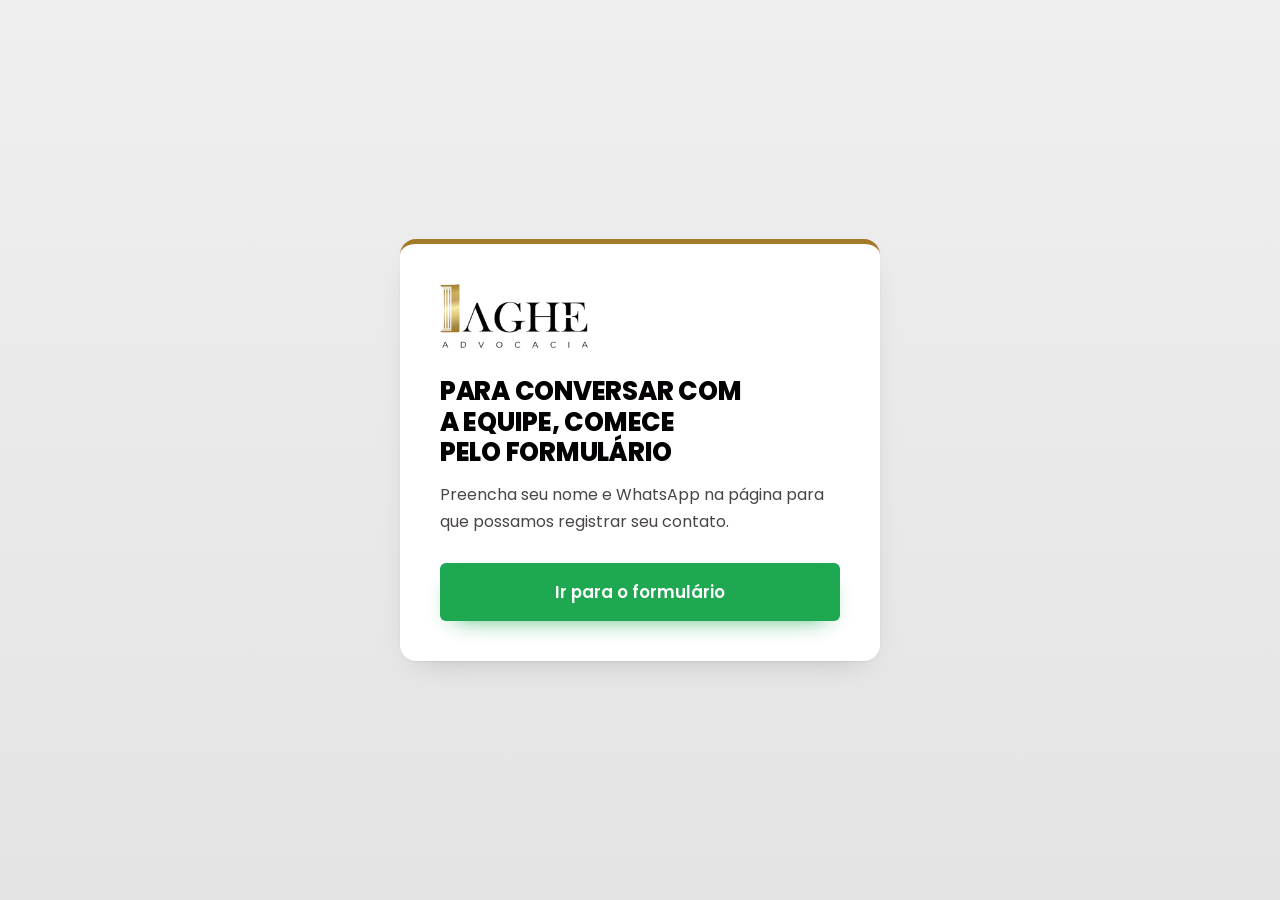
<file: redirect-previdenciario.html>
<!doctype html>
<html lang="pt-BR" data-lp="previdenciario">
<head>
  <!-- Google tag (gtag.js) -->
<script async src="https://www.googletagmanager.com/gtag/js?id=AW-18544619414"></script>
<script>
  window.dataLayer = window.dataLayer || [];
  function gtag(){dataLayer.push(arguments);}
  gtag('js', new Date());

  gtag('config', 'AW-18544619414');
</script>
  <!-- Event snippet for LEAD ADSBR conversion page -->
<script>
  gtag('event', 'conversion', {
      'send_to': 'AW-18544619414/YL0CCI2Ttq4dEJbf4YpF',
      'value': 1.0,
      'currency': 'BRL'
  });
</script>

  <meta charset="utf-8">
  <meta name="viewport" content="width=device-width, initial-scale=1, viewport-fit=cover">
  <title>Encaminhando para o WhatsApp | Iaghe Advocacia</title>
  <meta name="robots" content="noindex, nofollow">
  <meta name="theme-color" content="#FFFFFF">
  <link rel="icon" type="image/png" sizes="32x32" href="/assets/brand/icon-32.png">
  <link rel="apple-touch-icon" href="/assets/brand/icon-180.png">
  <link rel="preload" href="/assets/fonts/poppins-800.woff2" as="font" type="font/woff2" crossorigin>
  <link rel="stylesheet" href="/assets/css/styles.css">
  <style>
    body { background: linear-gradient(180deg, var(--gray-1), var(--gray-2)); color: var(--ink); min-height: 100vh; min-height: 100dvh; display: grid; place-items: center; padding: 1.5rem; }
    .rd { width: 100%; max-width: 30rem; background: var(--white); border-radius: var(--radius-lg); padding: clamp(1.75rem, 5vw, 2.5rem); box-shadow: var(--shadow); border-top: 5px solid var(--gold); }
    .rd-logo { height: 64px; width: auto; }
    .rd h1 { margin-top: 1.75rem; font-size: clamp(1.25rem, 1.05rem + 1vw, 1.6rem); line-height: 1.2; }
    .rd p { margin-top: .9rem; color: var(--ink-soft); }
    .rd-bar { margin-top: 1.75rem; height: 4px; background: var(--gray-2); overflow: hidden; border-radius: 4px; }
    .rd-bar i { display: block; height: 100%; width: 100%; background: var(--gold); transform-origin: left; transform: scaleX(0); }
    .rd-bar.run i { transition: transform var(--d, 3000ms) linear; transform: scaleX(1); }
    .rd .btn { margin-top: 1.75rem; }
    .rd-alt { margin-top: 1rem; font-size: .85rem; }
  </style>
</head>
<body>
  <main class="rd" aria-labelledby="rd-title">
    <img class="rd-logo" src="/assets/brand/logo-iaghe.png" width="478" height="207" alt="Iaghe Advocacia">

    <div id="rd-ok" hidden>
      <h1 id="rd-title">Estamos encaminhando você para continuar a conversa pelo WhatsApp</h1>
      <p>Seus dados foram registrados. Em instantes o WhatsApp será aberto com uma mensagem pronta para a equipe da Iaghe Advocacia.</p>
      <div class="rd-bar" aria-hidden="true"><i></i></div>
      <a id="rd-btn" class="btn btn-wa btn-lg btn-block" href="#" rel="noopener">
        <svg class="ico" viewBox="0 0 24 24" aria-hidden="true">
          <path d="M12 2.6a9.4 9.4 0 0 0-8.1 14.2L2.6 21.4l4.7-1.2A9.4 9.4 0 1 0 12 2.6Z" fill="none" stroke="currentColor" stroke-width="1.7" stroke-linejoin="round"/>
          <path d="M9.2 7.4c-.2-.5-.4-.5-.7-.5h-.5c-.2 0-.5.1-.8.4-.3.3-1 1-1 2.4s1 2.8 1.2 3c.1.2 2 3.2 5 4.4 2.5 1 3 .8 3.5.7.6-.1 1.7-.7 2-1.4.2-.7.2-1.3.2-1.4-.1-.1-.3-.2-.5-.3l-1.8-.9c-.3-.1-.4-.1-.6.1-.2.3-.7.9-.8 1-.2.2-.3.2-.6.1-.3-.1-1.1-.4-2.2-1.4-.8-.7-1.4-1.6-1.5-1.9-.2-.3 0-.4.1-.5l.4-.5c.1-.2.2-.3.3-.5.1-.2 0-.3 0-.5l-.9-2Z" fill="currentColor"/>
        </svg>
        Abrir o WhatsApp
      </a>
      <p class="rd-alt">Se o WhatsApp não abrir sozinho, toque no botão acima.</p>
    </div>

    <div id="rd-none" hidden>
      <h1>Para conversar com a equipe, comece pelo formulário</h1>
      <p>Preencha seu nome e WhatsApp na página para que possamos registrar seu contato.</p>
      <a class="btn btn-wa btn-lg btn-block" href="/previdenciario#contato">Ir para o formulário</a>
    </div>

    <noscript><p>Ative o JavaScript ou volte à página inicial para entrar em contato.</p></noscript>
  </main>

  <script src="/assets/js/config.js"></script>
  <script src="/assets/js/lead.js"></script>
  <script src="/assets/js/redirect.js"></script>
</body>
</html>
</file>
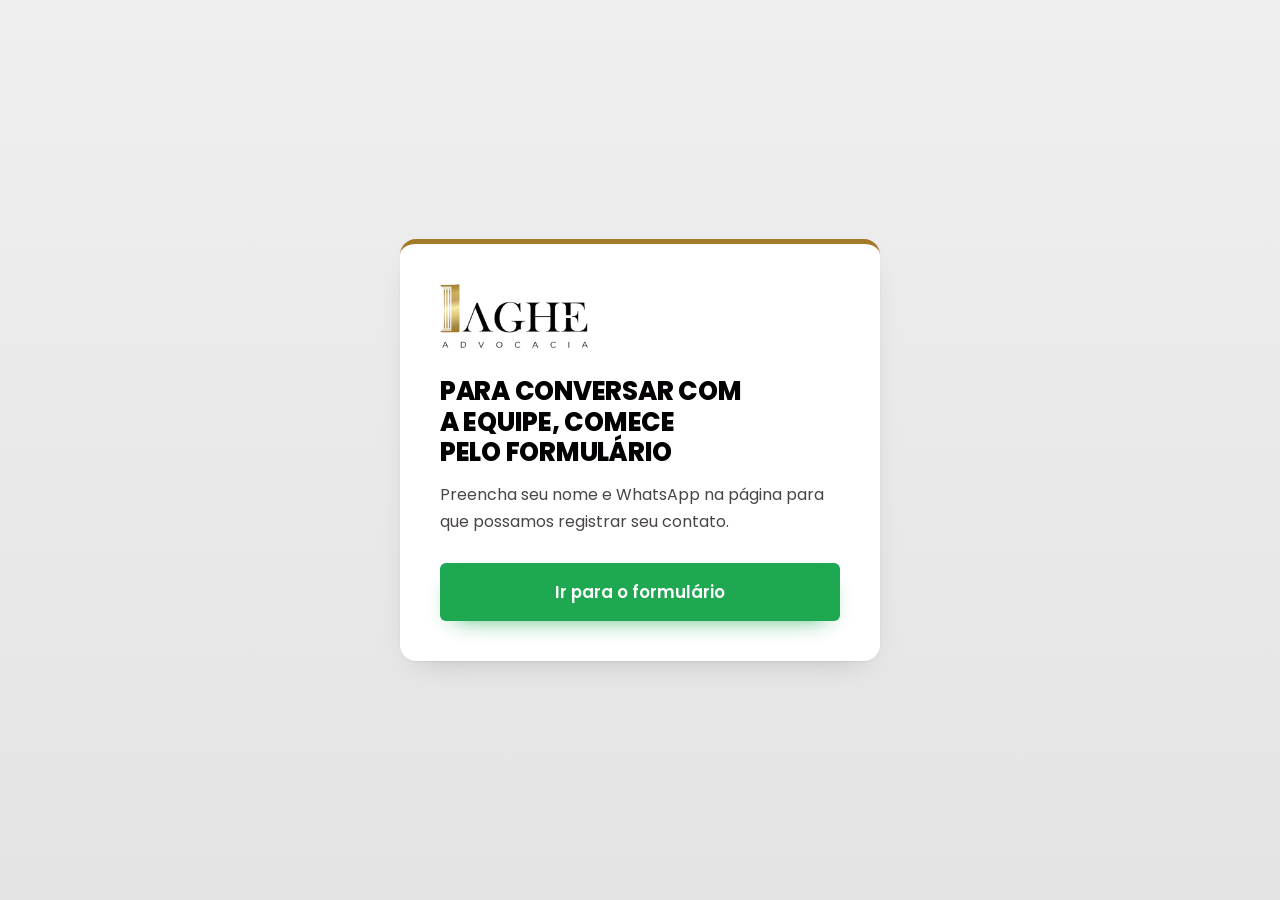
<file: redirect.html>
<!doctype html>
<html lang="pt-BR">
<head>
  <!-- Google tag (gtag.js) -->
<script async src="https://www.googletagmanager.com/gtag/js?id=AW-18544619414"></script>
<script>
  window.dataLayer = window.dataLayer || [];
  function gtag(){dataLayer.push(arguments);}
  gtag('js', new Date());

  gtag('config', 'AW-18544619414');
</script>
  <!-- Event snippet for LEAD ADSBR conversion page -->
<script>
  gtag('event', 'conversion', {
      'send_to': 'AW-18544619414/YL0CCI2Ttq4dEJbf4YpF',
      'value': 1.0,
      'currency': 'BRL'
  });
</script>

  <meta charset="utf-8">
  <meta name="viewport" content="width=device-width, initial-scale=1, viewport-fit=cover">
  <title>Encaminhando para o WhatsApp | Iaghe Advocacia</title>
  <meta name="robots" content="noindex, nofollow">
  <meta name="theme-color" content="#FFFFFF">
  <link rel="icon" type="image/png" sizes="32x32" href="/assets/brand/icon-32.png">
  <link rel="apple-touch-icon" href="/assets/brand/icon-180.png">
  <link rel="preload" href="/assets/fonts/poppins-800.woff2" as="font" type="font/woff2" crossorigin>
  <link rel="stylesheet" href="/assets/css/styles.css">
  <style>
    body { background: linear-gradient(180deg, var(--gray-1), var(--gray-2)); color: var(--ink); min-height: 100vh; min-height: 100dvh; display: grid; place-items: center; padding: 1.5rem; }
    .rd { width: 100%; max-width: 30rem; background: var(--white); border-radius: var(--radius-lg); padding: clamp(1.75rem, 5vw, 2.5rem); box-shadow: var(--shadow); border-top: 5px solid var(--gold); }
    .rd-logo { height: 64px; width: auto; }
    .rd h1 { margin-top: 1.75rem; font-size: clamp(1.25rem, 1.05rem + 1vw, 1.6rem); line-height: 1.2; }
    .rd p { margin-top: .9rem; color: var(--ink-soft); }
    .rd-bar { margin-top: 1.75rem; height: 4px; background: var(--gray-2); overflow: hidden; border-radius: 4px; }
    .rd-bar i { display: block; height: 100%; width: 100%; background: var(--gold); transform-origin: left; transform: scaleX(0); }
    .rd-bar.run i { transition: transform var(--d, 3000ms) linear; transform: scaleX(1); }
    .rd .btn { margin-top: 1.75rem; }
    .rd-alt { margin-top: 1rem; font-size: .85rem; }
  </style>
</head>
<body>
  <main class="rd" aria-labelledby="rd-title">
    <img class="rd-logo" src="/assets/brand/logo-iaghe.png" width="478" height="207" alt="Iaghe Advocacia">

    <div id="rd-ok" hidden>
      <h1 id="rd-title">Estamos encaminhando você para continuar a conversa pelo WhatsApp</h1>
      <p>Seus dados foram registrados. Em instantes o WhatsApp será aberto com uma mensagem pronta para a equipe da Iaghe Advocacia.</p>
      <div class="rd-bar" aria-hidden="true"><i></i></div>
      <a id="rd-btn" class="btn btn-wa btn-lg btn-block" href="#" rel="noopener">
        <svg class="ico" viewBox="0 0 24 24" aria-hidden="true">
          <path d="M12 2.6a9.4 9.4 0 0 0-8.1 14.2L2.6 21.4l4.7-1.2A9.4 9.4 0 1 0 12 2.6Z" fill="none" stroke="currentColor" stroke-width="1.7" stroke-linejoin="round"/>
          <path d="M9.2 7.4c-.2-.5-.4-.5-.7-.5h-.5c-.2 0-.5.1-.8.4-.3.3-1 1-1 2.4s1 2.8 1.2 3c.1.2 2 3.2 5 4.4 2.5 1 3 .8 3.5.7.6-.1 1.7-.7 2-1.4.2-.7.2-1.3.2-1.4-.1-.1-.3-.2-.5-.3l-1.8-.9c-.3-.1-.4-.1-.6.1-.2.3-.7.9-.8 1-.2.2-.3.2-.6.1-.3-.1-1.1-.4-2.2-1.4-.8-.7-1.4-1.6-1.5-1.9-.2-.3 0-.4.1-.5l.4-.5c.1-.2.2-.3.3-.5.1-.2 0-.3 0-.5l-.9-2Z" fill="currentColor"/>
        </svg>
        Abrir o WhatsApp
      </a>
      <p class="rd-alt">Se o WhatsApp não abrir sozinho, toque no botão acima.</p>
    </div>

    <div id="rd-none" hidden>
      <h1>Para conversar com a equipe, comece pelo formulário</h1>
      <p>Preencha seu nome e WhatsApp na página para que possamos registrar seu contato.</p>
      <a class="btn btn-wa btn-lg btn-block" href="/#contato">Ir para o formulário</a>
    </div>

    <noscript><p>Ative o JavaScript ou volte à página inicial para entrar em contato.</p></noscript>
  </main>

  <script src="/assets/js/config.js"></script>
  <script src="/assets/js/lead.js"></script>
  <script src="/assets/js/redirect.js"></script>
</body>
</html>
</file>
<file: assets/css/styles.css>
/* =========================================================
   Iaghe Advocacia — LPs Direito Bancário e Previdenciário (padrão visual do site do escritório)
   Poppins · preto #020002 · dourado #A37B28 · dourado claro #F7EAA6 · cinza claro
   ========================================================= */

@font-face { font-family: "Poppins"; src: url("/assets/fonts/poppins-400.woff2") format("woff2"); font-weight: 400; font-style: normal; font-display: swap; }
@font-face { font-family: "Poppins"; src: url("/assets/fonts/poppins-600.woff2") format("woff2"); font-weight: 600; font-style: normal; font-display: swap; }
@font-face { font-family: "Poppins"; src: url("/assets/fonts/poppins-700.woff2") format("woff2"); font-weight: 700; font-style: normal; font-display: swap; }
@font-face { font-family: "Poppins"; src: url("/assets/fonts/poppins-800.woff2") format("woff2"); font-weight: 800; font-style: normal; font-display: swap; }

:root {
  /* Cores do site iagheadvocacia.com.br */
  --ink: #020002;
  --ink-soft: #4A4547;
  --gold: #A37B28;
  --gold-dark: #7A5B1C;      /* dourado para texto pequeno sobre claro */
  --gold-hover: #8C6A22;
  --gold-light: #F7EAA6;
  --gold-wash: #FBF4D6;
  --gray-1: #EFEFEF;
  --gray-2: #E4E4E4;
  --white: #FFFFFF;
  --line: rgba(2, 0, 2, .10);
  --line-strong: rgba(2, 0, 2, .18);
  --error: #B42318;
  /* Verde WhatsApp nos botões de contato (tom mais escuro do verde oficial #25D366, para o texto branco ficar legível) */
  --wa: #1DA851;
  --wa-hover: #168C43;

  --font: "Poppins", system-ui, -apple-system, "Segoe UI", Roboto, Arial, sans-serif;
  --fs-body: 1rem;
  --fs-small: .9rem;
  --fs-h1: clamp(2.1rem, 1.3rem + 3.6vw, 3.9rem);
  --fs-h2: clamp(1.55rem, 1.2rem + 1.6vw, 2.35rem);
  --fs-h3: clamp(1.02rem, .98rem + .25vw, 1.15rem);

  --wrap: 1200px;
  --gutter: clamp(1.25rem, 4.5vw, 2.5rem);
  --section-y: clamp(3.75rem, 2.6rem + 4.5vw, 6.5rem);
  --radius: 6px;
  --radius-lg: 16px;
  --header-h: 76px;
  --ease: cubic-bezier(.2, .7, .2, 1);
  --shadow: 0 1px 2px rgba(2, 0, 2, .05), 0 12px 32px -18px rgba(2, 0, 2, .25);
}

/* ---------- Base ---------- */
*, *::before, *::after { box-sizing: border-box; }
html { -webkit-text-size-adjust: 100%; scroll-padding-top: calc(var(--header-h) + 8px); }
@media (prefers-reduced-motion: no-preference) { html { scroll-behavior: smooth; } }
body {
  margin: 0; background: var(--gray-1); color: var(--ink);
  font-family: var(--font); font-size: var(--fs-body); line-height: 1.65;
  text-rendering: optimizeLegibility; -webkit-font-smoothing: antialiased;
  overflow-x: hidden;
}
h1, h2, h3 { font-family: var(--font); margin: 0; text-wrap: balance; }
h1, h2 { font-weight: 800; text-transform: uppercase; line-height: 1.1; letter-spacing: -.01em; }
h2 { font-size: var(--fs-h2); }
h3 { font-size: var(--fs-h3); font-weight: 700; line-height: 1.3; }
p { margin: 0; text-wrap: pretty; }
a { color: inherit; }
img { max-width: 100%; height: auto; display: block; }
abbr[title] { text-decoration: none; }
strong { font-weight: 700; }
ol, ul { padding: 0; margin: 0; list-style: none; }
svg { flex: none; }
[hidden] { display: none !important; }

.wrap { width: 100%; max-width: calc(var(--wrap) + var(--gutter) * 2); margin-inline: auto; padding-inline: var(--gutter); }
.section { padding-block: var(--section-y); position: relative; }
.sprite { position: absolute; }
.sr-only, .hp { position: absolute !important; width: 1px; height: 1px; overflow: hidden; clip: rect(0 0 0 0); clip-path: inset(50%); white-space: nowrap; }
.skip-link { position: absolute; left: 1rem; top: -100px; z-index: 100; background: var(--ink); color: var(--white); padding: .6rem 1rem; border-radius: var(--radius); }
.skip-link:focus { top: 1rem; }
:focus-visible { outline: 2px solid var(--gold); outline-offset: 3px; border-radius: 3px; }

.sec-head { display: grid; gap: .8rem; max-width: 46rem; }
.sec-head p { color: var(--ink-soft); max-width: 36rem; }

.ico-badge { width: 48px; height: 48px; display: grid; place-items: center; flex: none; border-radius: 50%; background: var(--gold-wash); color: var(--gold-dark); transition: background-color .35s var(--ease), color .35s var(--ease), transform .35s var(--ease); }
.ico-badge svg { width: 24px; height: 24px; }

.eyebrow { display: inline-flex; align-items: center; gap: .5rem; font-size: .8rem; font-weight: 700; letter-spacing: .08em; text-transform: uppercase; color: var(--gold-dark); }
.eyebrow svg { width: 20px; height: 20px; color: var(--gold); }

/* ---------- Botões de contato (verde WhatsApp) ---------- */
.btn {
  --h: 50px;
  position: relative; isolation: isolate; overflow: hidden;
  display: inline-flex; align-items: center; justify-content: center; gap: .65rem;
  min-height: var(--h); padding: 0 1.4rem;
  border: 0; border-radius: var(--radius);
  font: 600 1rem/1.2 var(--font); text-decoration: none; text-align: center; cursor: pointer;
  transition: background-color .25s var(--ease), transform .25s var(--ease), box-shadow .25s var(--ease);
}
.btn .ico { width: 1.3em; height: 1.3em; flex: none; transition: transform .35s var(--ease); }
.btn:hover .ico { transform: rotate(-8deg) scale(1.08); }
.btn:active { transform: translateY(1px); }
.btn-lg { --h: 58px; font-size: 1.05rem; padding: 0 1.75rem; }
.btn-sm { --h: 42px; padding: 0 1rem; font-size: .9rem; }
.btn-block { width: 100%; }
.btn-wa { background: var(--wa); color: var(--white); box-shadow: 0 10px 24px -14px rgba(29, 168, 81, .95); }
.btn-wa::before { content: ""; position: absolute; inset: 0; z-index: -1; background: linear-gradient(110deg, transparent 30%, rgba(255,255,255,.2) 50%, transparent 70%); transform: translateX(-120%); transition: transform .7s var(--ease); }
.btn-wa:hover { background: var(--wa-hover); }
.btn-wa:hover::before { transform: translateX(120%); }
.btn[disabled] { cursor: progress; opacity: .85; }
.btn.is-loading .ico { animation: pulse 1s ease-in-out infinite; }
@keyframes pulse { 50% { opacity: .35; } }

.text-link { display: inline-flex; align-items: center; min-height: 44px; font-weight: 600; color: var(--gold-dark); text-decoration: none; background: linear-gradient(currentColor, currentColor) 0 calc(100% - 10px) / 100% 1px no-repeat; transition: background-size .3s var(--ease); }
.text-link:hover { background-size: 0 1px; background-position: 100% calc(100% - 10px); }

.show-xs { display: inline; }
.hide-xs { display: none; }
@media (min-width: 560px) { .show-xs { display: none; } .hide-xs { display: inline; } }

/* ---------- Header ---------- */
.site-header { position: fixed; inset: 0 0 auto 0; z-index: 50; height: var(--header-h); background: rgba(255, 255, 255, .96); transition: box-shadow .35s var(--ease); }
.site-header.is-solid { box-shadow: 0 1px 0 var(--line), 0 10px 30px -22px rgba(2, 0, 2, .5); }
.header-inner { height: 100%; display: flex; align-items: center; gap: 1.75rem; }
.brand { display: inline-flex; align-items: center; margin-right: auto; text-decoration: none; }
.brand-logo { height: 54px; width: auto; display: block; }
@media (max-width: 559px) { .brand-logo { height: 46px; } }
.header-nav { display: none; gap: 1.6rem; font-size: .9rem; font-weight: 500; }
.header-nav a { position: relative; text-decoration: none; color: var(--ink-soft); padding-block: .5rem; transition: color .2s ease; }
.header-nav a::after { content: ""; position: absolute; left: 0; right: 0; bottom: .2rem; height: 2px; background: var(--gold); transform: scaleX(0); transform-origin: right; transition: transform .35s var(--ease); }
.header-nav a:hover { color: var(--ink); }
.header-nav a:hover::after { transform: scaleX(1); transform-origin: left; }
@media (min-width: 1060px) { .header-nav { display: flex; } }
.header-sentinel { position: absolute; top: 24px; left: 0; width: 1px; height: 1px; }

/* ---------- Fotos ---------- */
.media { position: relative; margin: 0; overflow: hidden; border-radius: var(--radius-lg); background: var(--gray-2); }
.media img { width: 100%; height: 100%; object-fit: cover; background: var(--gray-2); }
.media-tall { aspect-ratio: 4 / 5; }
.media-wide { aspect-ratio: 1152 / 464; }
.media-wide img { object-position: 50% 50%; }
img.is-missing { opacity: 0 !important; }

/* =========================================================
   HERO — branco, título em caixa alta, foto do Dr. Danyllo
   ========================================================= */
.hero { position: relative; background: var(--white); padding: calc(var(--header-h) + clamp(1.75rem, 5vw, 4rem)) 0 clamp(2.75rem, 6vw, 4.75rem); }
.hero::after { content: ""; position: absolute; left: 0; right: 0; bottom: 0; height: 4px; background: linear-gradient(90deg, var(--gold), var(--gold-light), var(--gold)); }
.hero-grid { display: grid; gap: clamp(2rem, 5vw, 4rem); align-items: center; }
@media (min-width: 900px) { .hero-grid { grid-template-columns: minmax(0, .95fr) minmax(0, 1.05fr); } }
.hero h1 { font-size: var(--fs-h1); line-height: 1.04; max-width: 13ch; }
.hero-sub { margin-top: 1.1rem; max-width: 32rem; font-size: clamp(1rem, .96rem + .3vw, 1.15rem); color: var(--ink-soft); }
.hero-criterion { margin-top: 1.5rem; max-width: 27rem; display: flex; align-items: center; gap: .9rem; padding: .85rem 1.1rem .85rem .9rem; background: var(--gold-light); border-radius: 12px; }
.crit-ico { width: 40px; height: 40px; padding: 8px; border-radius: 50%; background: var(--white); color: var(--gold-dark); }
.hero-criterion p { font-size: 1.05rem; line-height: 1.3; font-weight: 500; }
.crit-label { display: block; font-size: .72rem; font-weight: 700; letter-spacing: .08em; text-transform: uppercase; color: var(--gold-dark); margin-bottom: .1rem; }
.hero-criterion strong { font-weight: 800; white-space: nowrap; }
.hero-actions { margin-top: 1.75rem; display: flex; flex-wrap: wrap; align-items: center; gap: .75rem 1.5rem; }
@media (max-width: 559px) { .hero-actions .btn { width: 100%; } }
.hero-photo { aspect-ratio: 5 / 4; box-shadow: 0 30px 60px -36px rgba(2, 0, 2, .55); }
.hero-photo img { object-position: 52% 40%; }
@media (max-width: 899px) { .hero-photo { aspect-ratio: 4 / 3; } }

/* =========================================================
   ASSUNTOS — "Vamos conversar?" com botões dourados
   ========================================================= */
.topics { background: linear-gradient(180deg, var(--gray-1), var(--gray-2)); }
.topics-head { text-align: center; max-width: 40rem; margin-inline: auto; display: grid; gap: .6rem; }
.topics-head h2 { color: var(--gold); }
.topics-head p { color: var(--ink-soft); }
.topic-list { margin: clamp(1.75rem, 4vw, 2.5rem) auto 0; max-width: 60rem; display: grid; gap: .75rem; }
@media (min-width: 720px) { .topic-list { grid-template-columns: repeat(2, minmax(0, 1fr)); gap: .9rem; } }
.topic-btn {
  display: flex; align-items: center; gap: 1rem; height: 100%;
  min-height: 76px; padding: 1rem 1.25rem;
  background: var(--gold); color: var(--white); text-decoration: none;
  border-radius: var(--radius); font-size: 1rem; line-height: 1.3;
  box-shadow: 0 10px 24px -18px rgba(122, 91, 28, .9);
  transition: background-color .25s var(--ease), transform .3s var(--ease), box-shadow .3s var(--ease);
}
.topic-btn svg { width: 34px; height: 34px; padding: 6px; border-radius: 50%; background: rgba(255, 255, 255, .18); }
.topic-btn span { display: grid; }
.topic-btn strong { font-weight: 700; font-size: 1.08rem; }
.topic-btn:hover { background: var(--gold-hover); transform: translateY(-2px); box-shadow: 0 16px 30px -18px rgba(122, 91, 28, 1); }
.topic-btn[aria-pressed="true"] { background: var(--ink); }

/* =========================================================
   SITUAÇÕES
   ========================================================= */
.situations { background: var(--white); }
.sit-grid { margin-top: clamp(2rem, 4vw, 3rem); display: grid; gap: .9rem; }
@media (min-width: 620px) { .sit-grid { grid-template-columns: repeat(2, minmax(0, 1fr)); gap: 1rem; } }
@media (min-width: 1040px) { .sit-grid { grid-template-columns: repeat(4, minmax(0, 1fr)); } }
.sit { position: relative; background: var(--gray-1); border-radius: var(--radius-lg); padding: 1.5rem 1.35rem 1.6rem; display: grid; gap: .5rem; align-content: start; transition: transform .45s var(--ease), box-shadow .45s var(--ease), background-color .45s var(--ease); }
.sit::after { content: ""; position: absolute; left: 1.35rem; right: 1.35rem; bottom: 0; height: 3px; border-radius: 3px; background: var(--gold); transform: scaleX(0); transform-origin: left; transition: transform .5s var(--ease); }
.sit .ico-badge { margin-bottom: .5rem; background: var(--white); }
.sit p { color: var(--ink-soft); font-size: .95rem; }
.sit:hover { transform: translateY(-4px); background: var(--white); box-shadow: var(--shadow); }
.sit:hover::after { transform: scaleX(1); }
.sit:hover .ico-badge { background: var(--gold); color: var(--white); }
@media (max-width: 619px) { .sit { grid-template-columns: auto 1fr; column-gap: 1rem; padding: 1.15rem; } .sit .ico-badge { grid-row: span 2; margin-bottom: 0; } }

/* =========================================================
   SUPERENDIVIDAMENTO
   ========================================================= */
.debt { background: linear-gradient(180deg, var(--gray-1), var(--gray-2)); }
.debt-grid { display: grid; gap: clamp(2.5rem, 5vw, 3.5rem); }
@media (min-width: 900px) { .debt-grid { grid-template-columns: minmax(0, .95fr) minmax(0, 1.05fr); gap: clamp(3rem, 6vw, 5.5rem); align-items: center; } }
.debt-visual { position: relative; padding-bottom: 2.5rem; }
.debt-visual .media { aspect-ratio: 864 / 805; width: 92%; }
.threshold { position: absolute; right: 0; bottom: 0; z-index: 1; display: grid; gap: .2rem; justify-items: start; padding: 1.1rem 1.4rem 1.2rem; border-radius: 12px; background: var(--gold); color: var(--white); box-shadow: 0 30px 60px -30px rgba(2, 0, 2, .6); min-width: min(18rem, 78%); }
.th-small { font-size: .85rem; opacity: .92; }
.th-big { font-weight: 800; font-size: clamp(2.6rem, 2rem + 2.6vw, 3.8rem); line-height: 1; letter-spacing: -.02em; white-space: nowrap; }
.debt-body .eyebrow { margin-bottom: .9rem; }
.debt-body h2 { max-width: 16ch; }
.debt-lead { margin-top: 1rem; color: var(--ink-soft); max-width: 31rem; }
.debt-note { margin-top: 1.3rem; font-size: .85rem; color: var(--ink-soft); max-width: 31rem; padding-left: .9rem; border-left: 3px solid var(--gold); }
.debt-body .btn { margin-top: 1.7rem; }
.debt-meter { margin-top: 3.2rem; max-width: 31rem; }
.meter-track { position: relative; display: flex; height: 40px; border-radius: 6px; background: var(--white); border: 1px solid var(--line); }
.seg { position: relative; width: var(--w); height: 100%; transform-origin: left; }
.seg:first-child { border-radius: 5px 0 0 5px; }
.seg + .seg { border-left: 1px solid var(--white); }
.seg i { position: absolute; left: .55rem; bottom: .55rem; font: normal 600 .72rem/1 var(--font); color: var(--ink); white-space: nowrap; }
.seg-a { background: #E8DDB8; }
.seg-b { background: #D9C690; }
.seg-c { background: #C8AE68; }
.meter-mark { position: absolute; top: -12px; bottom: -12px; left: var(--at); width: 2px; background: var(--ink); }
.meter-mark b { position: absolute; bottom: calc(100% + 6px); left: 50%; transform: translateX(-50%); font-size: .78rem; font-weight: 700; color: var(--ink); white-space: nowrap; }
.meter-caption { margin-top: .9rem; font-size: .8rem; color: var(--ink-soft); }
/* Previdenciário: lista de documentos no lugar do medidor */
.doc-check { margin-top: 2rem; max-width: 31rem; padding: 1.25rem 1.35rem; background: var(--white); border-radius: 12px; box-shadow: var(--shadow); }
.doc-check-title { font-size: .78rem; font-weight: 700; letter-spacing: .08em; text-transform: uppercase; color: var(--gold-dark); margin-bottom: .75rem; }
.doc-check ul { display: grid; gap: .6rem; }
.doc-check li { display: flex; align-items: flex-start; gap: .7rem; font-size: .95rem; font-weight: 500; }
.doc-check svg { width: 22px; height: 22px; margin-top: .1rem; padding: 3px; border-radius: 50%; background: var(--gold-wash); color: var(--gold-dark); }
@media (max-width: 420px) { .seg i { font-size: .64rem; left: .35rem; } }

/* =========================================================
   COMO FUNCIONA
   ========================================================= */
.steps { background: var(--white); }
.steps-head { display: grid; gap: .8rem; }
.steps-head p { color: var(--ink-soft); }
@media (min-width: 900px) { .steps-head { grid-template-columns: 1fr auto; align-items: end; gap: 3rem; } }
.media-wide { margin-top: clamp(1.75rem, 4vw, 2.5rem); }
.step-list { position: relative; display: grid; background: var(--white); border-radius: var(--radius-lg); padding: 1.5rem 1.35rem; margin-top: -2rem; margin-inline: .75rem; box-shadow: 0 30px 60px -36px rgba(2, 0, 2, .45); }
.step-list li { position: relative; display: grid; grid-template-columns: auto 1fr; column-gap: 1rem; padding: 1rem 0; }
.step-list li + li { border-top: 1px solid var(--line); }
.step-ico { grid-row: span 2; position: relative; width: 52px; height: 52px; display: grid; place-items: center; border-radius: 50%; background: var(--gold); color: var(--white); }
.step-ico svg { width: 24px; height: 24px; }
.step-ico b { position: absolute; top: -4px; right: -6px; width: 22px; height: 22px; display: grid; place-items: center; border-radius: 50%; background: var(--ink); color: var(--white); font-size: .72rem; font-weight: 700; }
.step-list h3 { padding-top: .2rem; }
.step-list p { margin-top: .3rem; color: var(--ink-soft); font-size: .95rem; }
@media (min-width: 860px) {
  .step-list { grid-template-columns: repeat(3, minmax(0, 1fr)); gap: 2.5rem; padding: 2rem 2.25rem 2.25rem; margin-top: -4.5rem; margin-inline: clamp(1.5rem, 4vw, 3rem); }
  .step-list::before { content: ""; position: absolute; top: calc(2rem + 26px); left: calc(2.25rem + 26px); right: calc(2.25rem + (100% - 9.5rem) / 3 - 26px); height: 2px; background: linear-gradient(90deg, var(--gold), var(--gold-light)); transform-origin: left; }
  .step-list li { display: block; padding: 0; }
  .step-list li + li { border-top: 0; }
  .step-ico { margin-bottom: 1.1rem; box-shadow: 0 0 0 8px var(--white); }
}

/* =========================================================
   ESCRITÓRIO
   ========================================================= */
.about { background: linear-gradient(180deg, var(--gray-1), var(--gray-2)); }
.about-grid { display: grid; gap: clamp(2.25rem, 5vw, 4.5rem); align-items: center; }
@media (min-width: 860px) { .about-grid { grid-template-columns: minmax(0, 1fr) minmax(0, 1fr); } }
.about-visual .media { width: 100%; max-width: 28rem; box-shadow: var(--shadow); }
.about-lead { margin-top: 1rem; font-size: clamp(1.02rem, .98rem + .3vw, 1.15rem); color: var(--ink-soft); max-width: 34rem; }
.about-text { margin-top: .9rem; color: var(--ink-soft); max-width: 34rem; }
/* Mosaico com a estrutura do escritório */
.about-mosaic { display: grid; grid-template-columns: 1fr 1fr; gap: clamp(.6rem, 1.4vw, .9rem); }
.about-mosaic .media { margin: 0; max-width: none; box-shadow: var(--shadow); }
.about-mosaic .media:nth-child(-n+2) { aspect-ratio: 4 / 5; }
.about-mosaic .media:nth-child(n+3) { aspect-ratio: 4 / 3; }
.about-mosaic img { width: 100%; height: 100%; object-fit: cover; }
.lawyer-card { margin-top: 1.75rem; padding: 1.1rem 1.25rem; background: var(--white); border-left: 4px solid var(--gold); border-radius: var(--radius); display: grid; gap: .1rem; max-width: 26rem; }
.lawyer-name { font-weight: 700; font-size: 1.1rem; }
.lawyer-role { color: var(--ink-soft); font-size: var(--fs-small); }
.regions { margin-top: 2rem; }
.regions-title { display: flex; align-items: center; gap: .5rem; font-size: .78rem; font-weight: 700; letter-spacing: .08em; text-transform: uppercase; color: var(--gold-dark); }
.regions-title svg { width: 20px; height: 20px; color: var(--gold); }
.state-list { margin-top: .9rem; display: grid; grid-template-columns: repeat(2, minmax(0, 1fr)); gap: .6rem; max-width: 34rem; }
@media (min-width: 520px) { .state-list { grid-template-columns: repeat(4, minmax(0, 1fr)); } }
.state-list li { display: grid; gap: .1rem; padding: .85rem 1rem .9rem; background: var(--white); border-radius: 10px; border-bottom: 3px solid var(--gold); transition: transform .3s var(--ease); }
.state-list li:hover { transform: translateY(-3px); }
.state-list abbr { font-weight: 800; font-size: 1.6rem; line-height: 1.1; }
.state-list span { font-size: .78rem; color: var(--ink-soft); }

/* =========================================================
   FAQ
   ========================================================= */
.faq { background: var(--white); }
.faq-grid { display: grid; gap: 2rem; }
.faq-side p { margin-top: .9rem; color: var(--ink-soft); max-width: 22rem; }
.faq-side .text-link { margin-top: .5rem; }
@media (min-width: 900px) { .faq-grid { grid-template-columns: minmax(0, .65fr) minmax(0, 1.35fr); gap: 5rem; align-items: start; } .faq-side { position: sticky; top: calc(var(--header-h) + 2rem); } }
.faq-list { display: grid; gap: .6rem; }
.faq details { background: var(--gray-1); border-radius: 12px; transition: background-color .3s var(--ease); }
.faq details[open] { background: var(--gold-wash); }
.faq summary { list-style: none; cursor: pointer; display: flex; justify-content: space-between; gap: 1.25rem; align-items: center; padding: 1rem 1.15rem 1rem 1.35rem; min-height: 56px; font-weight: 600; font-size: 1rem; line-height: 1.4; border-radius: 12px; }
.faq summary::-webkit-details-marker { display: none; }
.faq summary::after { content: ""; flex: none; width: 1.9rem; height: 1.9rem; border-radius: 50%; background: linear-gradient(var(--white), var(--white)) center / 10px 2px no-repeat, linear-gradient(var(--white), var(--white)) center / 2px 10px no-repeat, var(--gold); transition: transform .35s var(--ease), background-size .35s var(--ease); }
.faq details[open] > summary::after { transform: rotate(180deg); background-size: 10px 2px, 2px 0, auto; }
.faq-a { overflow: hidden; }
.faq-a p { padding: 0 3.6rem 1.2rem 1.35rem; color: var(--ink-soft); max-width: 44rem; font-size: .95rem; }

/* =========================================================
   CONTATO
   ========================================================= */
.contact {
  --contact-bg: url("/assets/img/contato-fundo-1600.webp");
  --contact-bg-sm: url("/assets/img/contato-fundo-900.webp");
  background-color: #0B0A09; color: var(--white); overflow: hidden; isolation: isolate;
}
.contact::before { content: ""; position: absolute; inset: 0; z-index: -2; background: var(--contact-bg) center / cover no-repeat; }
.contact::after { content: ""; position: absolute; inset: 0; z-index: -1; background: linear-gradient(90deg, rgba(8, 7, 6, .92) 0%, rgba(8, 7, 6, .72) 45%, rgba(8, 7, 6, .3) 100%); }
@media (max-width: 899px) { .contact::before { background-image: var(--contact-bg-sm); background-position: center right; } .contact::after { background: linear-gradient(180deg, rgba(8, 7, 6, .88) 0%, rgba(8, 7, 6, .7) 100%); } }
.contact-grid { display: grid; gap: 2.25rem; align-items: center; }
@media (min-width: 900px) { .contact-grid { grid-template-columns: minmax(0, 1fr) minmax(0, 27rem); gap: 5rem; } }
.contact h2 { max-width: 14ch; color: var(--white); }
.contact-copy > p { margin-top: 1rem; color: rgba(255, 255, 255, .82); max-width: 30rem; }
.contact-flow { margin-top: 1.75rem; display: grid; gap: .85rem; max-width: 30rem; }
.contact-flow li { display: flex; align-items: center; gap: .9rem; font-size: var(--fs-small); font-weight: 500; color: rgba(255, 255, 255, .92); }
.contact-flow span { width: 38px; height: 38px; flex: none; display: grid; place-items: center; border-radius: 50%; background: var(--gold); color: var(--white); }
.contact-flow svg { width: 19px; height: 19px; }
.contact .lead-form { color: var(--ink); box-shadow: 0 30px 70px -30px rgba(0, 0, 0, .8); }
.lead-form { background: var(--white); border-radius: var(--radius-lg); padding: clamp(1.5rem, 4vw, 2.1rem); box-shadow: 0 30px 60px -34px rgba(122, 91, 28, .7); display: grid; gap: 1.1rem; border-top: 5px solid var(--gold); }
.form-title { font-weight: 800; font-size: 1.05rem; text-transform: uppercase; padding-bottom: .9rem; border-bottom: 1px solid var(--line); }
.form-topic { display: flex; flex-wrap: wrap; align-items: center; gap: .35rem .5rem; padding: .6rem .8rem; background: var(--gold-wash); border-radius: var(--radius); font-size: .88rem; }
.form-topic strong { color: var(--gold-dark); }
.form-topic button { margin-left: auto; border: 0; background: none; padding: .25rem .35rem; font: 600 .8rem var(--font); color: var(--ink-soft); text-decoration: underline; cursor: pointer; }
.field { display: grid; gap: .4rem; }
.field label { font-weight: 600; font-size: .9rem; }
.label-hint { font-weight: 400; color: var(--ink-soft); }
.field input { width: 100%; min-height: 54px; padding: .8rem 1rem; font: 400 1rem/1.3 var(--font); color: var(--ink); background: var(--white); border: 1px solid #C9C4C1; border-radius: var(--radius); transition: border-color .2s ease, box-shadow .2s ease; }
.field input::placeholder { color: #8E8789; }
.field input:hover { border-color: #9C9597; }
.field input:focus { outline: none; border-color: var(--gold); box-shadow: 0 0 0 3px rgba(163, 123, 40, .25); }
.field input[aria-invalid="true"] { border-color: var(--error); }
.field-error { font-size: .85rem; color: var(--error); }
.form-status { min-height: 1.4em; font-size: .9rem; color: var(--ink-soft); }
.form-status:empty { display: none; }
.form-status.is-error { color: var(--error); }
.form-status.is-success { color: var(--gold-dark); font-weight: 600; }
.privacy { display: flex; gap: .5rem; align-items: flex-start; font-size: .78rem; color: var(--ink-soft); }
.privacy svg { width: 16px; height: 16px; margin-top: .1rem; color: var(--gold-dark); }

/* =========================================================
   RODAPÉ
   ========================================================= */
.site-footer { background: var(--white); color: var(--ink-soft); font-size: .85rem; padding: clamp(2.75rem, 6vw, 3.75rem) 0 calc(2rem + env(safe-area-inset-bottom)); border-top: 4px solid var(--gold); }
.footer-top { display: grid; gap: 1.5rem; padding-bottom: 1.75rem; border-bottom: 1px solid var(--line); }
.footer-logo { height: 72px; width: auto; display: block; }
.footer-info { display: grid; gap: .25rem; }
.footer-name { font-weight: 700; color: var(--ink); text-transform: uppercase; letter-spacing: .04em; }
.footer-top-link { justify-self: start; }
.footer-bottom { display: grid; gap: .75rem; padding-top: 1.4rem; font-size: .78rem; }
.footer-bottom p:first-child { max-width: 44rem; }
@media (min-width: 860px) { .footer-top { grid-template-columns: auto 1fr auto; gap: 3rem; align-items: center; } .footer-bottom { grid-template-columns: 1fr auto; gap: 3rem; } }

/* ---------- CTA fixo no celular ---------- */
.mobile-cta { position: fixed; left: 0; right: 0; bottom: 0; z-index: 40; padding: .7rem max(var(--gutter), env(safe-area-inset-right, 0px)) calc(.7rem + env(safe-area-inset-bottom, 0px)) max(var(--gutter), env(safe-area-inset-left, 0px)); background: linear-gradient(180deg, rgba(255, 255, 255, 0), rgba(255, 255, 255, .95) 35%); transform: translateY(110%); transition: transform .45s var(--ease); pointer-events: none; }
.mobile-cta.is-on { transform: none; pointer-events: auto; }
@media (min-width: 900px) { .mobile-cta { display: none; } }

/* =========================================================
   MOVIMENTO
   ========================================================= */
@media (prefers-reduced-motion: no-preference) {
  .js [data-reveal] { opacity: 0; transform: translateY(24px); transition: opacity .9s var(--ease), transform .9s var(--ease); }
  .js [data-reveal].is-in { opacity: 1; transform: none; }
  .js [data-stagger] > * { opacity: 0; transform: translateY(18px); transition: opacity .7s var(--ease), transform .7s var(--ease), box-shadow .45s var(--ease), background-color .45s var(--ease); transition-delay: calc(var(--i, 0) * 80ms), calc(var(--i, 0) * 80ms), 0s, 0s; }
  .js [data-stagger].is-in > * { opacity: 1; transform: none; }
  .js .sit-grid.is-in > .sit:hover { transform: translateY(-4px); transition-delay: 0s; }

  .js .debt-meter[data-anim] .seg { transform: scaleX(0); transition: transform 1.1s var(--ease); }
  .js .debt-meter[data-anim] .seg-b { transition-delay: .12s; }
  .js .debt-meter[data-anim] .seg-c { transition-delay: .24s; }
  .js .debt-meter[data-anim] .meter-mark { opacity: 0; transform: translateY(-8px); transition: opacity .5s .9s var(--ease), transform .5s .9s var(--ease); }
  .js .debt-meter.is-in .seg { transform: scaleX(1); }
  .js .debt-meter.is-in .meter-mark { opacity: 1; transform: none; }
  @media (min-width: 860px) {
    .js .step-list[data-anim]::before { transform: scaleX(0); transition: transform 1.4s .3s var(--ease); }
    .js .step-list.is-in::before { transform: scaleX(1); }
  }

  .js .hero-copy > * { animation: rise .9s var(--ease) both; }
  .js .hero-copy > :nth-child(2) { animation-delay: .08s; }
  .js .hero-copy > :nth-child(3) { animation-delay: .16s; }
  .js .hero-copy > :nth-child(4) { animation-delay: .24s; }
  .js .hero-photo { animation: photo-in 1.2s .1s var(--ease) both; }
  @keyframes rise { from { opacity: 0; transform: translateY(16px); } to { opacity: 1; transform: none; } }
  @keyframes photo-in { from { opacity: 0; transform: translateY(20px) scale(.985); } to { opacity: 1; transform: none; } }

  @supports (animation-timeline: view()) {
    .parallax img { scale: 1.14; animation: drift linear both; animation-timeline: view(); animation-range: cover 0% cover 100%; }
    @keyframes drift { from { translate: 0 -5%; } to { translate: 0 5%; } }
  }
}
@media (prefers-reduced-motion: reduce) {
  *, *::before, *::after { transition-duration: .01ms !important; animation-duration: .01ms !important; animation-iteration-count: 1 !important; }
}

/* Celular */
@media (max-width: 859px) {
  .media-tall { aspect-ratio: 4 / 3; }
  .media-tall img { object-position: 50% 30%; }
  .about-visual .media { max-width: none; }
  .media-wide { aspect-ratio: 16 / 10; }
  .media-wide img { object-position: 45% 50%; }
}
</file>
